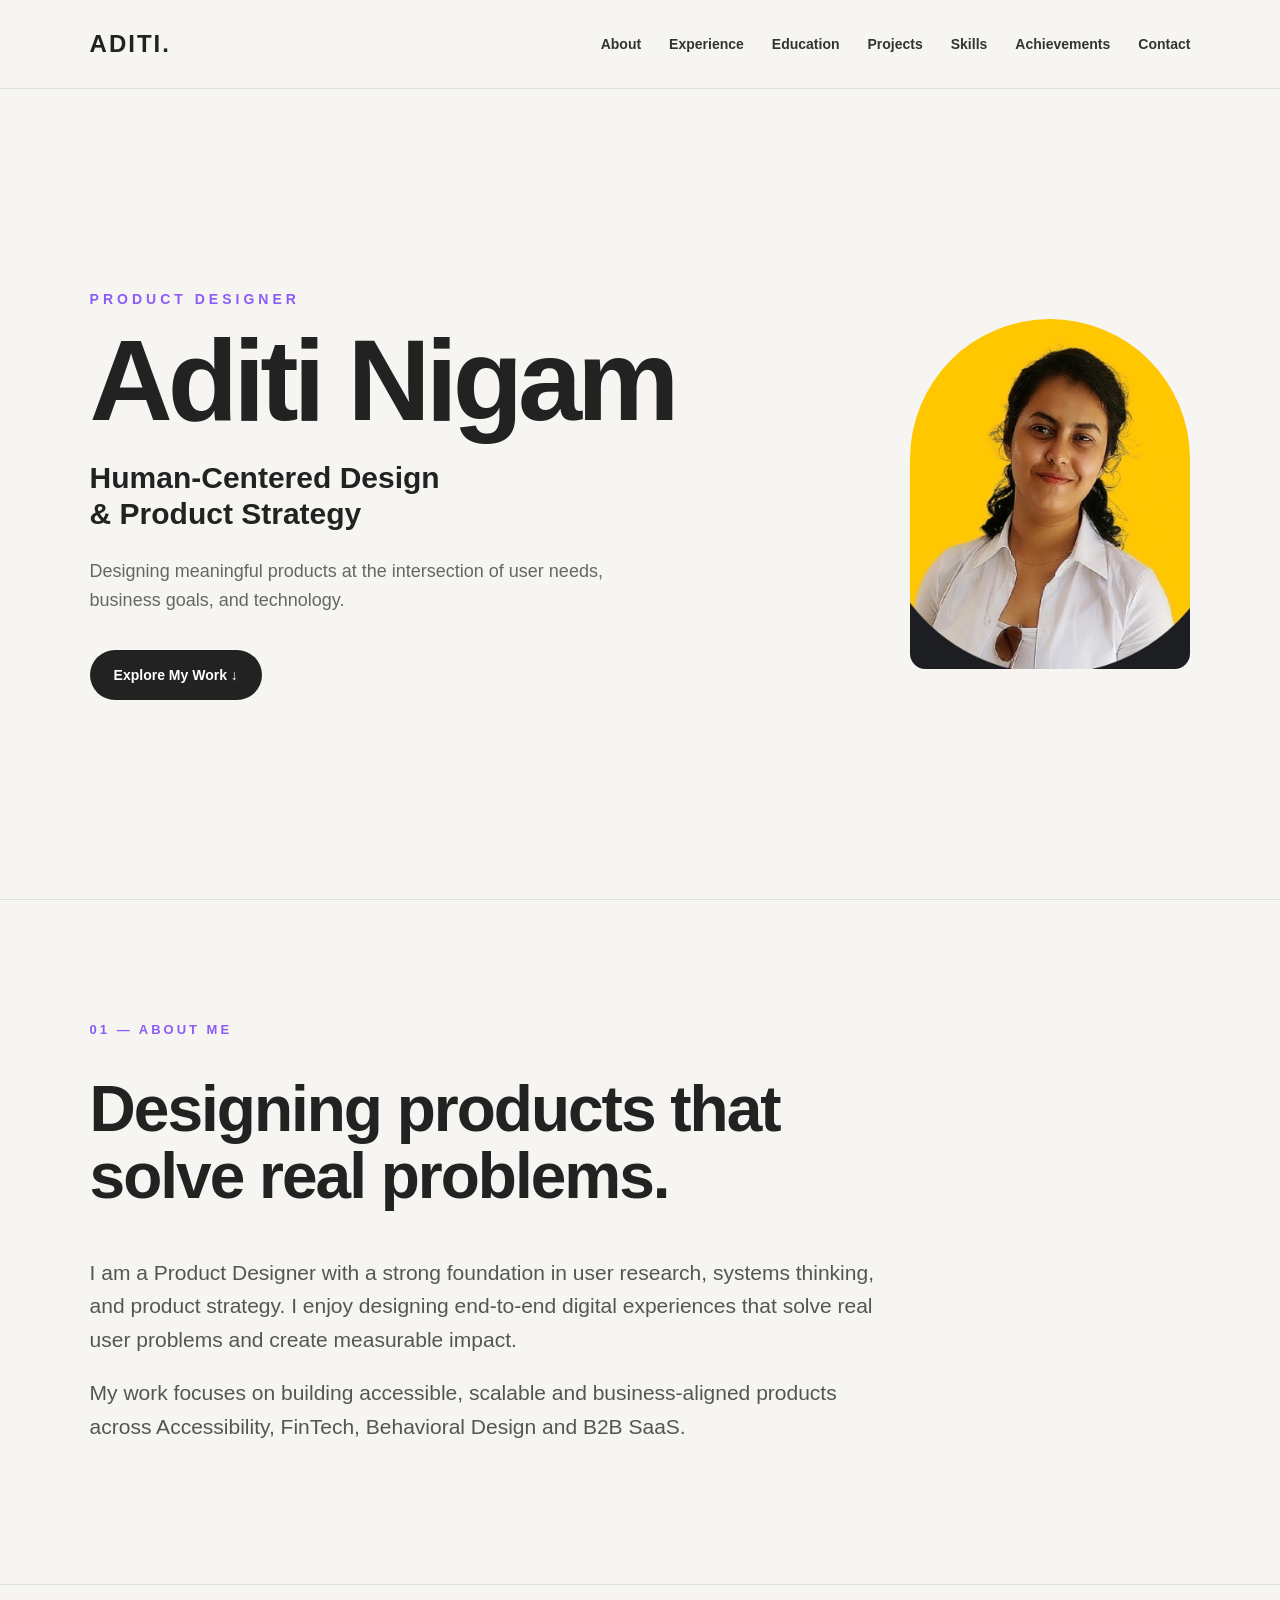
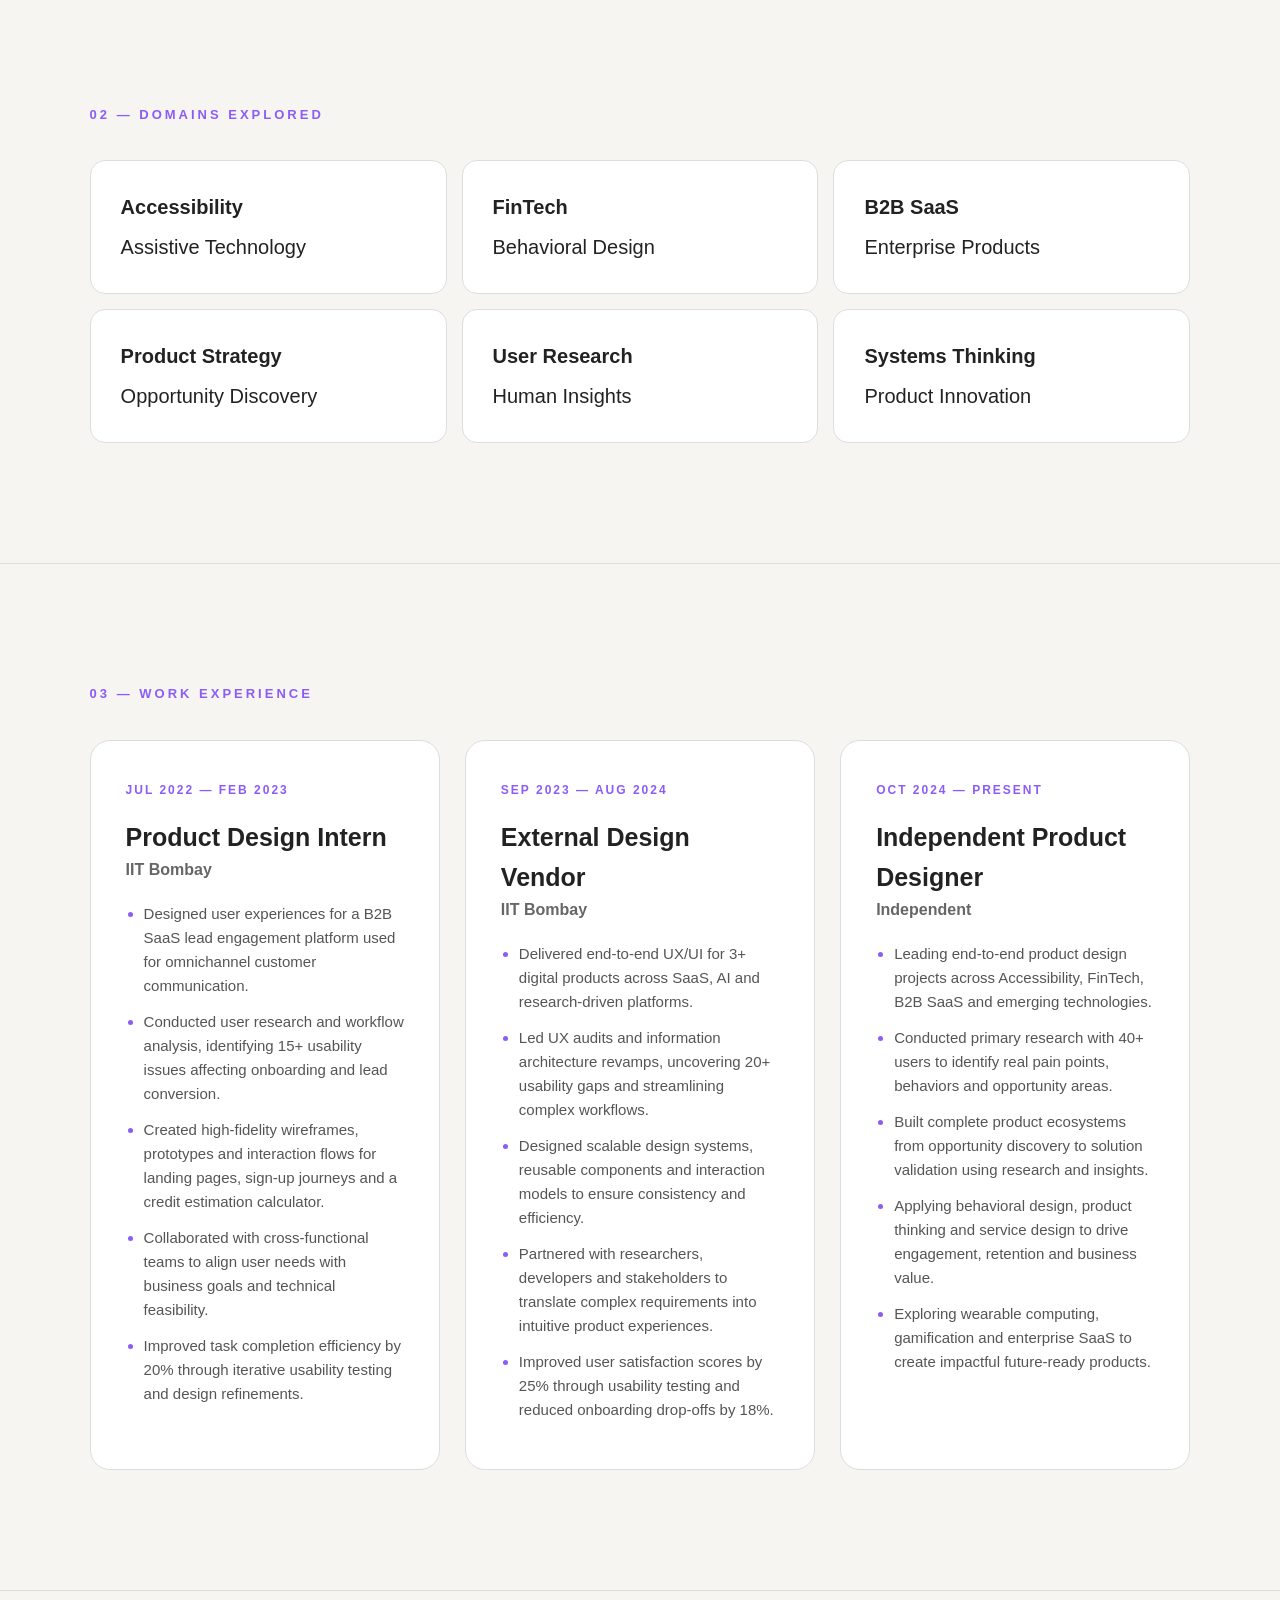
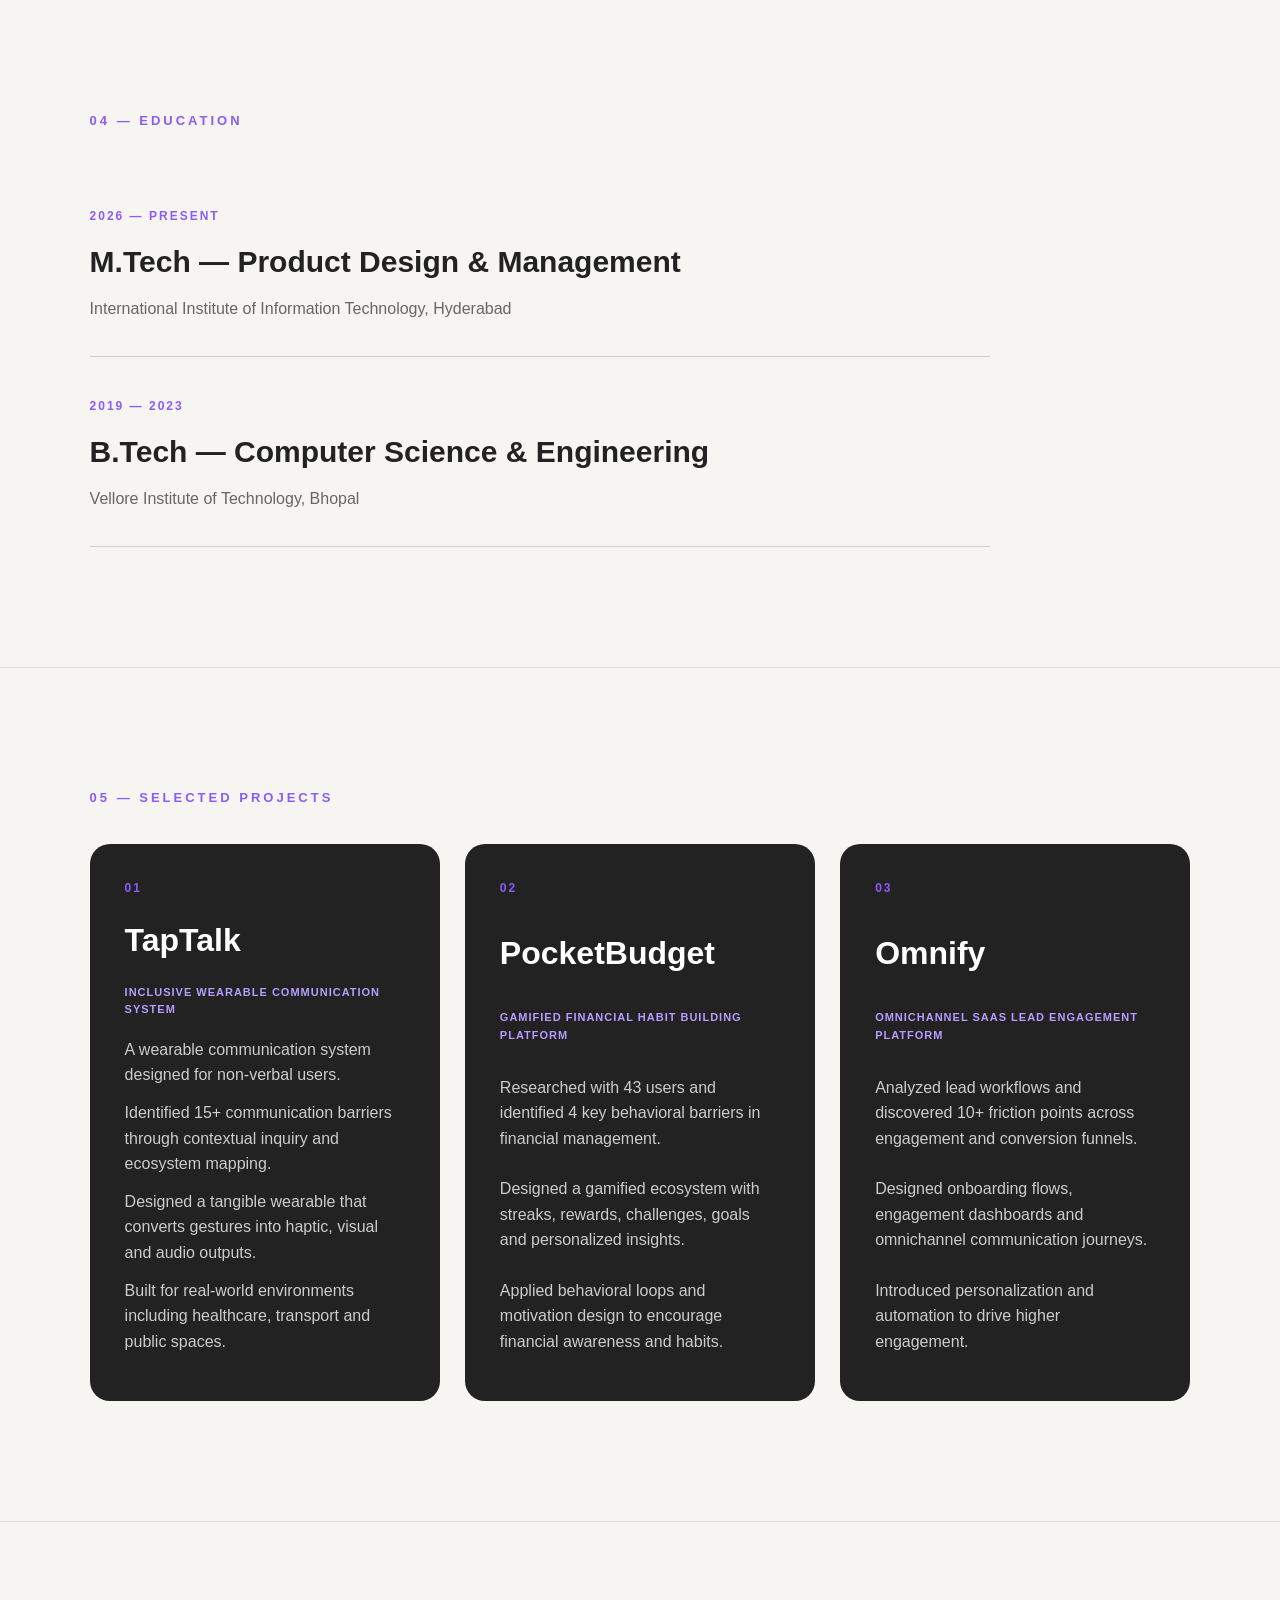
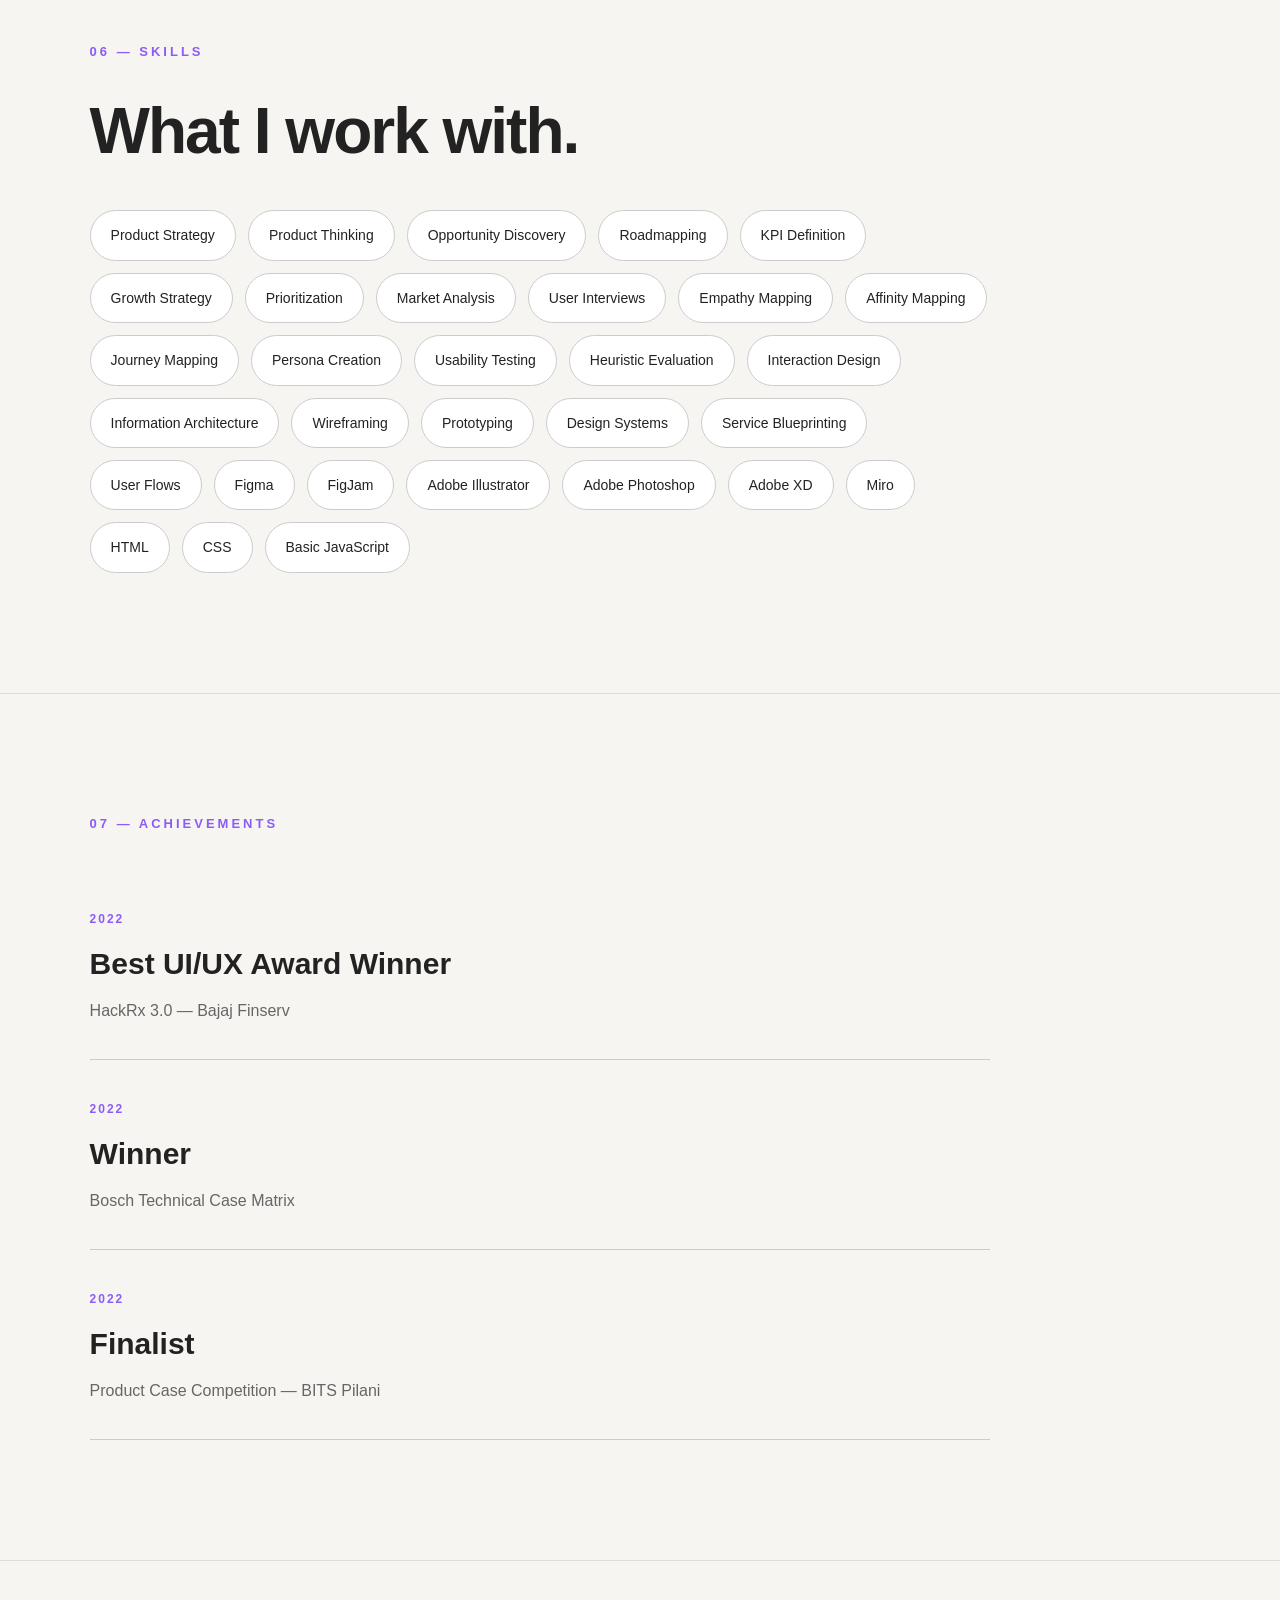
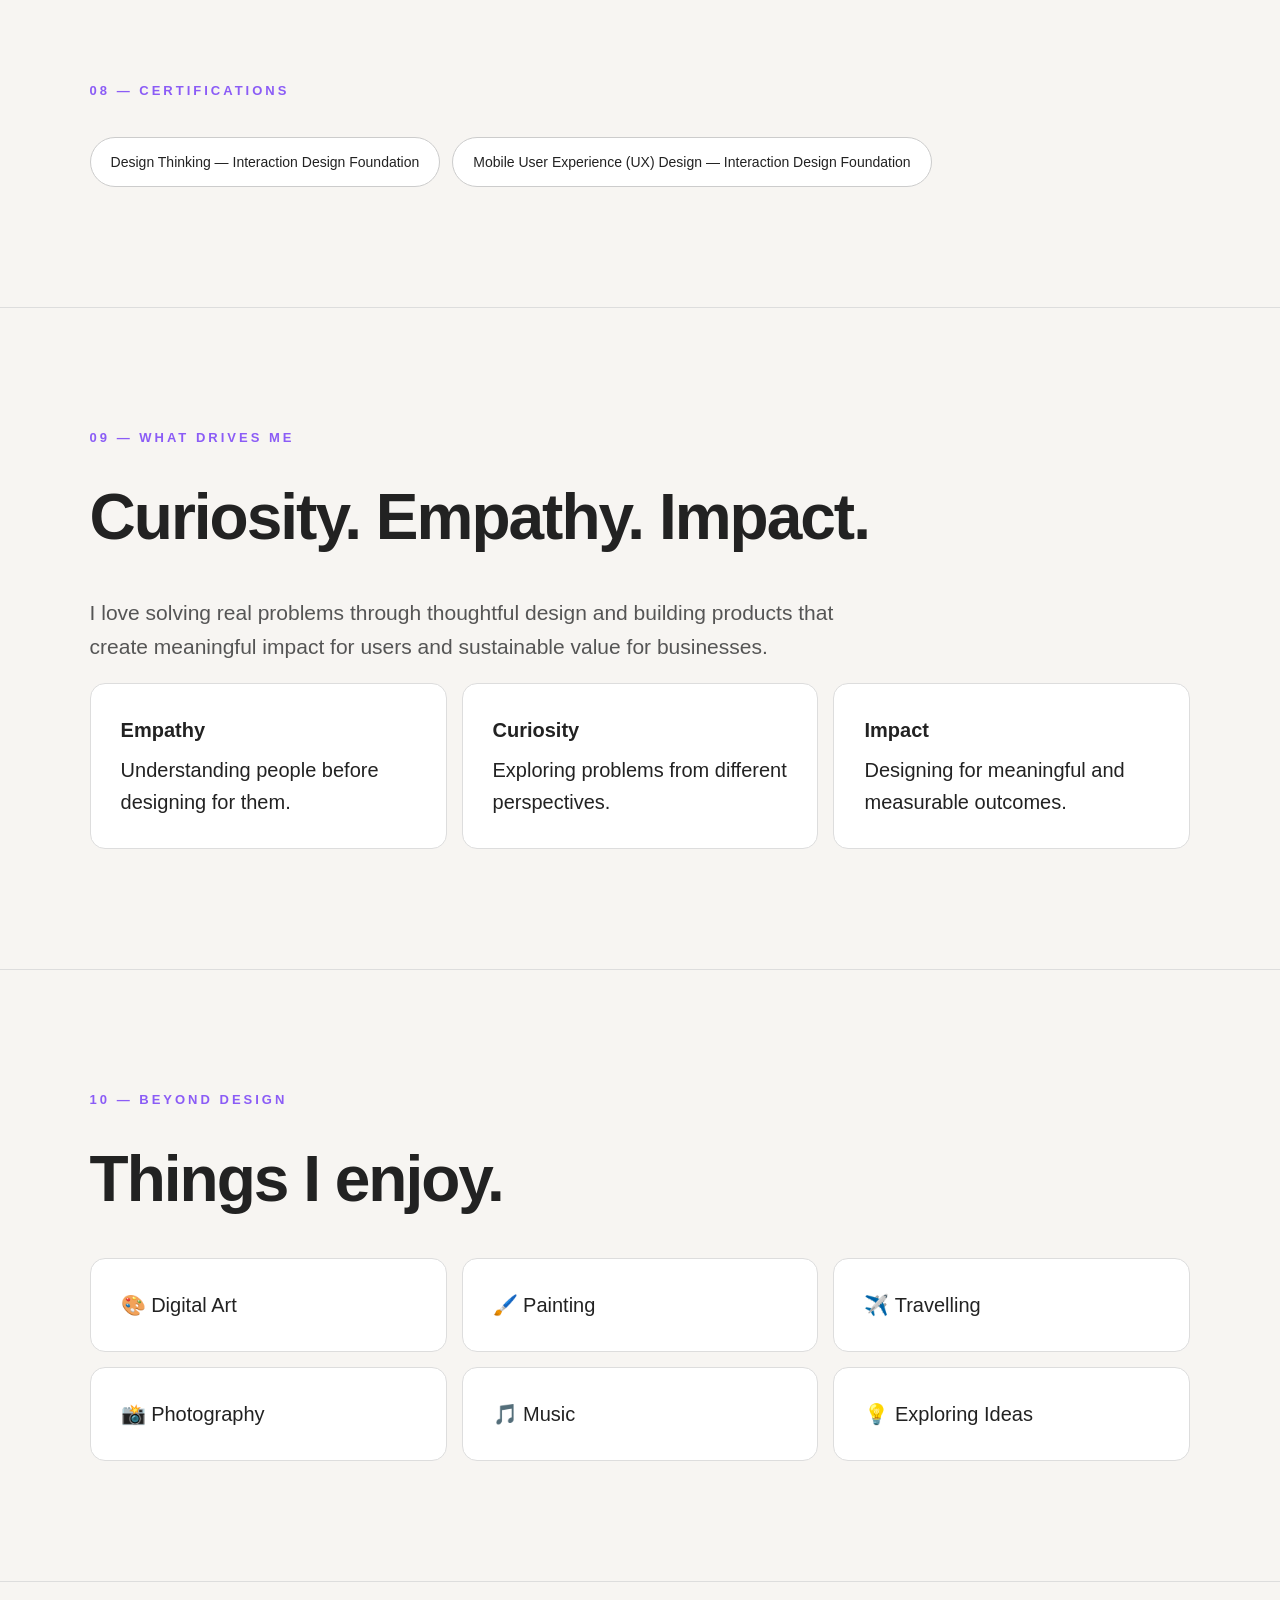
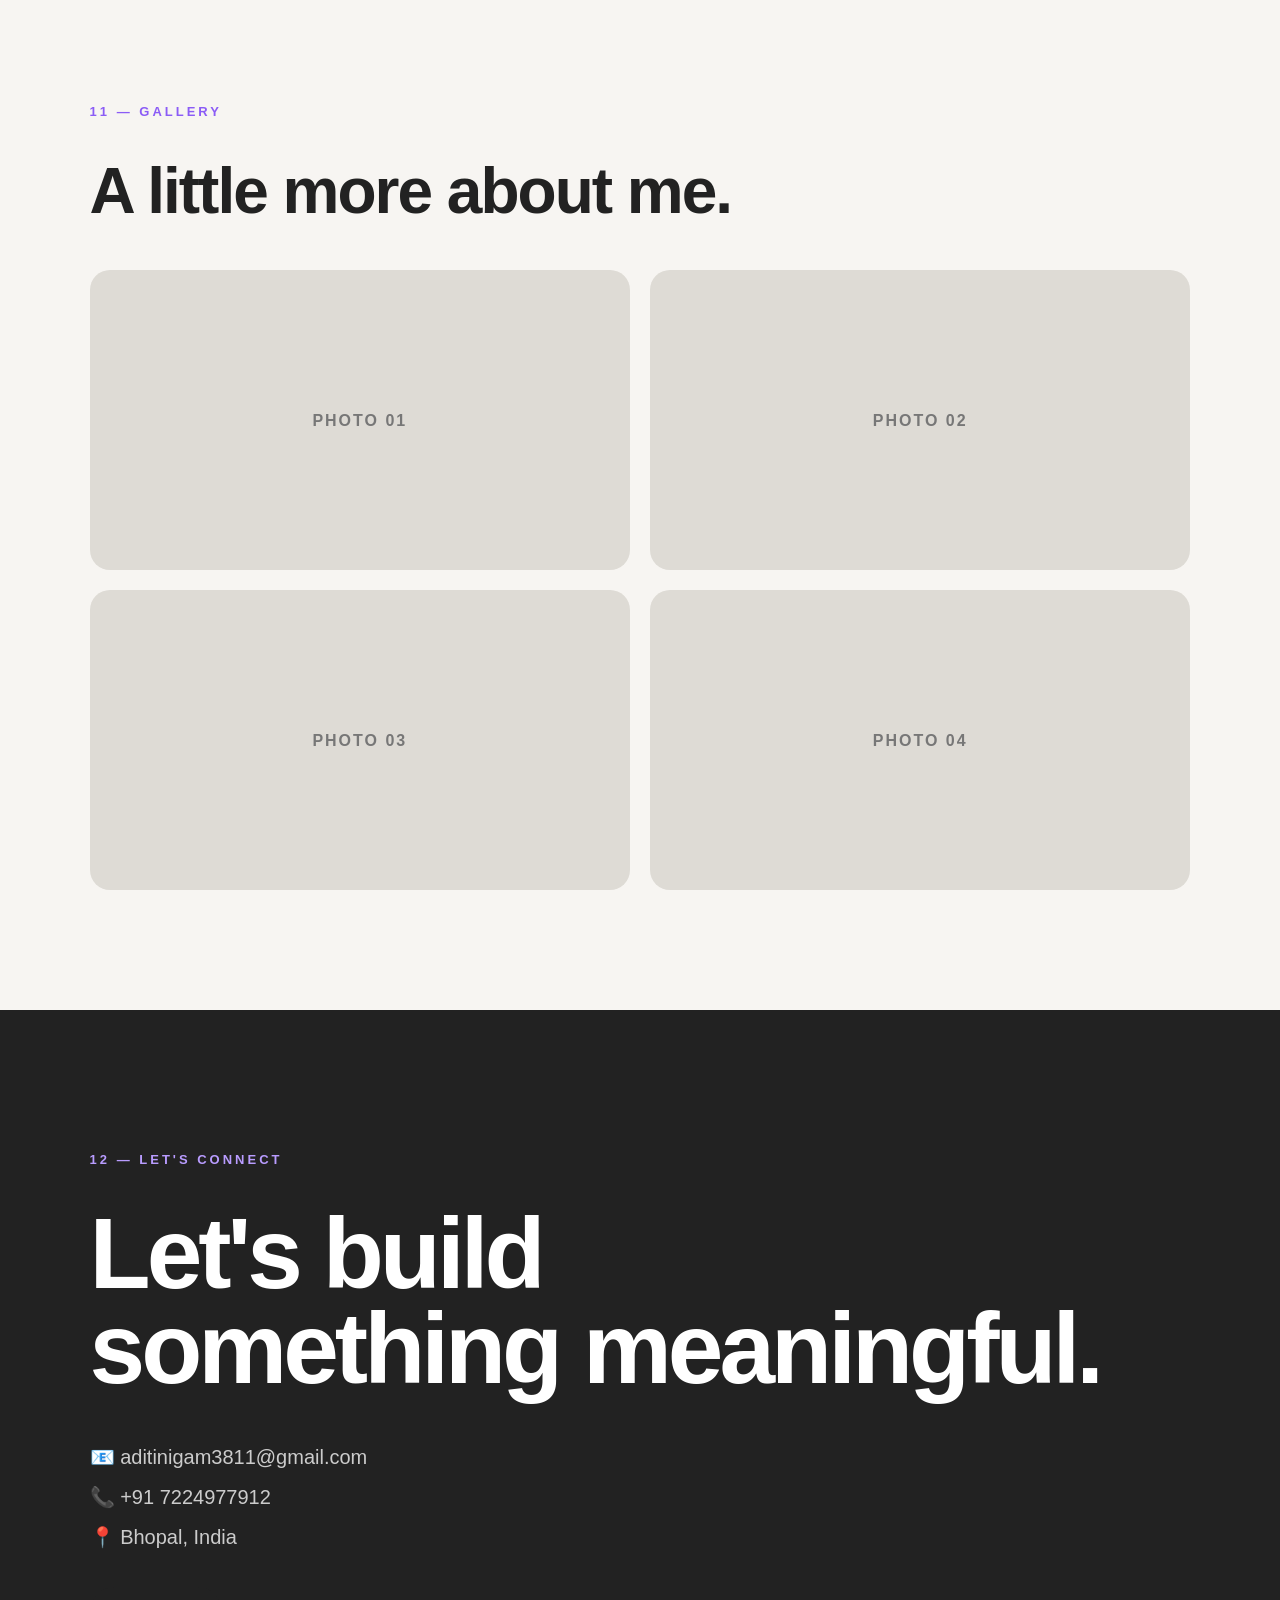
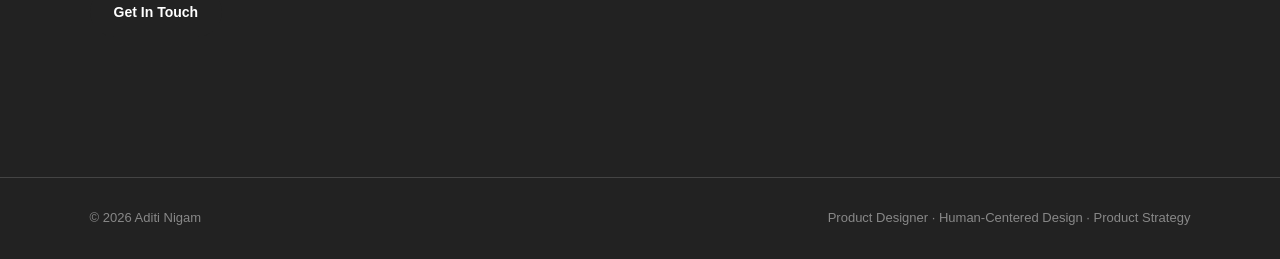
<file: index.html>
<!DOCTYPE html>
<html lang="en">

<head>
    <meta charset="UTF-8">
    <meta name="viewport" content="width=device-width, initial-scale=1.0">

    <title>Aditi Nigam | Product Designer</title>

    <link rel="stylesheet" href="style.css">
</head>

<body>

    <!-- NAVIGATION -->
    <nav>
        <div class="logo">ADITI.</div>

        <div class="nav-links">
            <a href="#about">About</a>
            <a href="#experience">Experience</a>
            <a href="#education">Education</a>
            <a href="#projects">Projects</a>
            <a href="#skills">Skills</a>
            <a href="#achievements">Achievements</a>
            <a href="#contact">Contact</a>
        </div>
    </nav>


    <!-- HERO -->
    <section class="hero">

        <div class="hero-text">

            <p class="small-heading">
                PRODUCT DESIGNER
            </p>

            <h1>Aditi Nigam</h1>

            <h2>
                Human-Centered Design<br>
                & Product Strategy
            </h2>

            <p>
                Designing meaningful products at the intersection
                of user needs, business goals, and technology.
            </p>

            <a href="#about" class="button">
                Explore My Work ↓
            </a>

        </div>


        <div class="hero-image">

            <img src="profile.jpg"
                 alt="Aditi Nigam">

        </div>

    </section>


    <!-- ABOUT -->
    <section id="about" class="section">

        <p class="section-label">
            01 — ABOUT ME
        </p>

        <h2>
            Designing products that<br>
            solve real problems.
        </h2>

        <p class="about-text">
            I am a Product Designer with a strong foundation in
            user research, systems thinking, and product strategy.
            I enjoy designing end-to-end digital experiences that
            solve real user problems and create measurable impact.
        </p>

        <p class="about-text">
            My work focuses on building accessible, scalable and
            business-aligned products across Accessibility,
            FinTech, Behavioral Design and B2B SaaS.
        </p>

    </section>


    <!-- DOMAINS -->
    <section class="section">

        <p class="section-label">
            02 — DOMAINS EXPLORED
        </p>

        <div class="interest-grid">

            <div>
                <strong>Accessibility</strong><br>
                Assistive Technology
            </div>

            <div>
                <strong>FinTech</strong><br>
                Behavioral Design
            </div>

            <div>
                <strong>B2B SaaS</strong><br>
                Enterprise Products
            </div>

            <div>
                <strong>Product Strategy</strong><br>
                Opportunity Discovery
            </div>

            <div>
                <strong>User Research</strong><br>
                Human Insights
            </div>

            <div>
                <strong>Systems Thinking</strong><br>
                Product Innovation
            </div>

        </div>

    </section>


    <!-- EXPERIENCE -->
    <section id="experience" class="section">

        <p class="section-label">
            03 — WORK EXPERIENCE
        </p>

        <div class="experience-grid">

            <div class="experience-card">

                <span>
                    JUL 2022 — FEB 2023
                </span>

                <h3>
                    Product Design Intern
                </h3>

                <h4>
                    IIT Bombay
                </h4>

                <ul>
                    <li>
                        Designed user experiences for a B2B SaaS
                        lead engagement platform used for
                        omnichannel customer communication.
                    </li>

                    <li>
                        Conducted user research and workflow analysis,
                        identifying 15+ usability issues affecting
                        onboarding and lead conversion.
                    </li>

                    <li>
                        Created high-fidelity wireframes, prototypes
                        and interaction flows for landing pages,
                        sign-up journeys and a credit estimation
                        calculator.
                    </li>

                    <li>
                        Collaborated with cross-functional teams to
                        align user needs with business goals and
                        technical feasibility.
                    </li>

                    <li>
                        Improved task completion efficiency by 20%
                        through iterative usability testing and
                        design refinements.
                    </li>
                </ul>

            </div>


            <div class="experience-card">

                <span>
                    SEP 2023 — AUG 2024
                </span>

                <h3>
                    External Design Vendor
                </h3>

                <h4>
                    IIT Bombay
                </h4>

                <ul>
                    <li>
                        Delivered end-to-end UX/UI for 3+ digital
                        products across SaaS, AI and research-driven
                        platforms.
                    </li>

                    <li>
                        Led UX audits and information architecture
                        revamps, uncovering 20+ usability gaps and
                        streamlining complex workflows.
                    </li>

                    <li>
                        Designed scalable design systems, reusable
                        components and interaction models to ensure
                        consistency and efficiency.
                    </li>

                    <li>
                        Partnered with researchers, developers and
                        stakeholders to translate complex requirements
                        into intuitive product experiences.
                    </li>

                    <li>
                        Improved user satisfaction scores by 25%
                        through usability testing and reduced
                        onboarding drop-offs by 18%.
                    </li>
                </ul>

            </div>


            <div class="experience-card">

                <span>
                    OCT 2024 — PRESENT
                </span>

                <h3>
                    Independent Product Designer
                </h3>

                <h4>
                    Independent
                </h4>

                <ul>
                    <li>
                        Leading end-to-end product design projects
                        across Accessibility, FinTech, B2B SaaS
                        and emerging technologies.
                    </li>

                    <li>
                        Conducted primary research with 40+ users
                        to identify real pain points, behaviors
                        and opportunity areas.
                    </li>

                    <li>
                        Built complete product ecosystems from
                        opportunity discovery to solution validation
                        using research and insights.
                    </li>

                    <li>
                        Applying behavioral design, product thinking
                        and service design to drive engagement,
                        retention and business value.
                    </li>

                    <li>
                        Exploring wearable computing, gamification
                        and enterprise SaaS to create impactful
                        future-ready products.
                    </li>
                </ul>

            </div>

        </div>

    </section>


    <!-- EDUCATION -->
    <section id="education" class="section">

        <p class="section-label">
            04 — EDUCATION
        </p>

        <div class="timeline">

            <div class="timeline-item">

                <span>
                    2026 — PRESENT
                </span>

                <h3>
                    M.Tech — Product Design & Management
                </h3>

                <p>
                    International Institute of Information
                    Technology, Hyderabad
                </p>

            </div>


            <div class="timeline-item">

                <span>
                    2019 — 2023
                </span>

                <h3>
                    B.Tech — Computer Science & Engineering
                </h3>

                <p>
                    Vellore Institute of Technology, Bhopal
                </p>

            </div>

        </div>

    </section>


    <!-- PROJECTS -->
    <section id="projects" class="section">

        <p class="section-label">
            05 — SELECTED PROJECTS
        </p>

        <div class="project-grid">


            <!-- TAPTALK -->
            <div class="project-card">

                <span>01</span>

                <h3>
                    TapTalk
                </h3>

                <p class="project-tag">
                    INCLUSIVE WEARABLE COMMUNICATION SYSTEM
                </p>

                <p>
                    A wearable communication system designed
                    for non-verbal users.
                </p>

                <p>
                    Identified 15+ communication barriers through
                    contextual inquiry and ecosystem mapping.
                </p>

                <p>
                    Designed a tangible wearable that converts
                    gestures into haptic, visual and audio outputs.
                </p>

                <p>
                    Built for real-world environments including
                    healthcare, transport and public spaces.
                </p>

            </div>


            <!-- POCKETBUDGET -->
            <div class="project-card">

                <span>02</span>

                <h3>
                    PocketBudget
                </h3>

                <p class="project-tag">
                    GAMIFIED FINANCIAL HABIT BUILDING PLATFORM
                </p>

                <p>
                    Researched with 43 users and identified
                    4 key behavioral barriers in financial management.
                </p>

                <p>
                    Designed a gamified ecosystem with streaks,
                    rewards, challenges, goals and personalized
                    insights.
                </p>

                <p>
                    Applied behavioral loops and motivation design
                    to encourage financial awareness and habits.
                </p>

            </div>


            <!-- OMNIFY -->
            <div class="project-card">

                <span>03</span>

                <h3>
                    Omnify
                </h3>

                <p class="project-tag">
                    OMNICHANNEL SAAS LEAD ENGAGEMENT PLATFORM
                </p>

                <p>
                    Analyzed lead workflows and discovered
                    10+ friction points across engagement
                    and conversion funnels.
                </p>

                <p>
                    Designed onboarding flows, engagement
                    dashboards and omnichannel communication
                    journeys.
                </p>

                <p>
                    Introduced personalization and automation
                    to drive higher engagement.
                </p>

            </div>

        </div>

    </section>


    <!-- SKILLS -->
    <section id="skills" class="section">

        <p class="section-label">
            06 — SKILLS
        </p>


        <h2>
            What I work with.
        </h2>


        <div class="skills">

            <span>Product Strategy</span>
            <span>Product Thinking</span>
            <span>Opportunity Discovery</span>
            <span>Roadmapping</span>
            <span>KPI Definition</span>
            <span>Growth Strategy</span>
            <span>Prioritization</span>
            <span>Market Analysis</span>

            <span>User Interviews</span>
            <span>Empathy Mapping</span>
            <span>Affinity Mapping</span>
            <span>Journey Mapping</span>
            <span>Persona Creation</span>
            <span>Usability Testing</span>
            <span>Heuristic Evaluation</span>

            <span>Interaction Design</span>
            <span>Information Architecture</span>
            <span>Wireframing</span>
            <span>Prototyping</span>
            <span>Design Systems</span>
            <span>Service Blueprinting</span>
            <span>User Flows</span>

            <span>Figma</span>
            <span>FigJam</span>
            <span>Adobe Illustrator</span>
            <span>Adobe Photoshop</span>
            <span>Adobe XD</span>
            <span>Miro</span>

            <span>HTML</span>
            <span>CSS</span>
            <span>Basic JavaScript</span>

        </div>

    </section>


    <!-- ACHIEVEMENTS -->
    <section id="achievements" class="section">

        <p class="section-label">
            07 — ACHIEVEMENTS
        </p>

        <div class="timeline">

            <div class="timeline-item">

                <span>
                    2022
                </span>

                <h3>
                    Best UI/UX Award Winner
                </h3>

                <p>
                    HackRx 3.0 — Bajaj Finserv
                </p>

            </div>


            <div class="timeline-item">

                <span>
                    2022
                </span>

                <h3>
                    Winner
                </h3>

                <p>
                    Bosch Technical Case Matrix
                </p>

            </div>


            <div class="timeline-item">

                <span>
                    2022
                </span>

                <h3>
                    Finalist
                </h3>

                <p>
                    Product Case Competition — BITS Pilani
                </p>

            </div>

        </div>

    </section>


    <!-- CERTIFICATIONS -->
    <section class="section">

        <p class="section-label">
            08 — CERTIFICATIONS
        </p>

        <div class="skills">

            <span>
                Design Thinking — Interaction Design Foundation
            </span>

            <span>
                Mobile User Experience (UX) Design —
                Interaction Design Foundation
            </span>

        </div>

    </section>


    <!-- WHAT DRIVES ME -->
    <section class="section">

        <p class="section-label">
            09 — WHAT DRIVES ME
        </p>

        <h2>
            Curiosity. Empathy. Impact.
        </h2>

        <p class="about-text">
            I love solving real problems through thoughtful design
            and building products that create meaningful impact
            for users and sustainable value for businesses.
        </p>

        <div class="interest-grid">

            <div>
                <strong>Empathy</strong><br>
                Understanding people before designing for them.
            </div>

            <div>
                <strong>Curiosity</strong><br>
                Exploring problems from different perspectives.
            </div>

            <div>
                <strong>Impact</strong><br>
                Designing for meaningful and measurable outcomes.
            </div>

        </div>

    </section>


    <!-- HOBBIES -->
    <section class="section">

        <p class="section-label">
            10 — BEYOND DESIGN
        </p>

        <h2>
            Things I enjoy.
        </h2>

        <div class="interest-grid">

            <div>🎨 Digital Art</div>
            <div>🖌️ Painting</div>
            <div>✈️ Travelling</div>
            <div>📸 Photography</div>
            <div>🎵 Music</div>
            <div>💡 Exploring Ideas</div>

        </div>

    </section>


    <!-- GALLERY -->
    <section id="gallery" class="section">

        <p class="section-label">
            11 — GALLERY
        </p>

        <h2>
            A little more about me.
        </h2>

        <div class="gallery">

            <div class="gallery-item">
                PHOTO 01
            </div>

            <div class="gallery-item">
                PHOTO 02
            </div>

            <div class="gallery-item">
                PHOTO 03
            </div>

            <div class="gallery-item">
                PHOTO 04
            </div>

        </div>

    </section>


    <!-- CONTACT -->
    <section id="contact" class="contact">

        <p class="section-label">
            12 — LET'S CONNECT
        </p>

        <h2>
            Let's build<br>
            something meaningful.
        </h2>

        <p class="contact-info">
            📧 aditinigam3811@gmail.com
        </p>

        <p class="contact-info">
            📞 +91 7224977912
        </p>

        <p class="contact-info">
            📍 Bhopal, India
        </p>

        <br>

        <a href="mailto:aditinigam3811@gmail.com"
           class="button">
            Get In Touch
        </a>

    </section>


    <!-- FOOTER -->
    <footer>

        <p>
            © 2026 Aditi Nigam
        </p>

        <p>
            Product Designer · Human-Centered Design · Product Strategy
        </p>

    </footer>

</body>

</html>
</file>
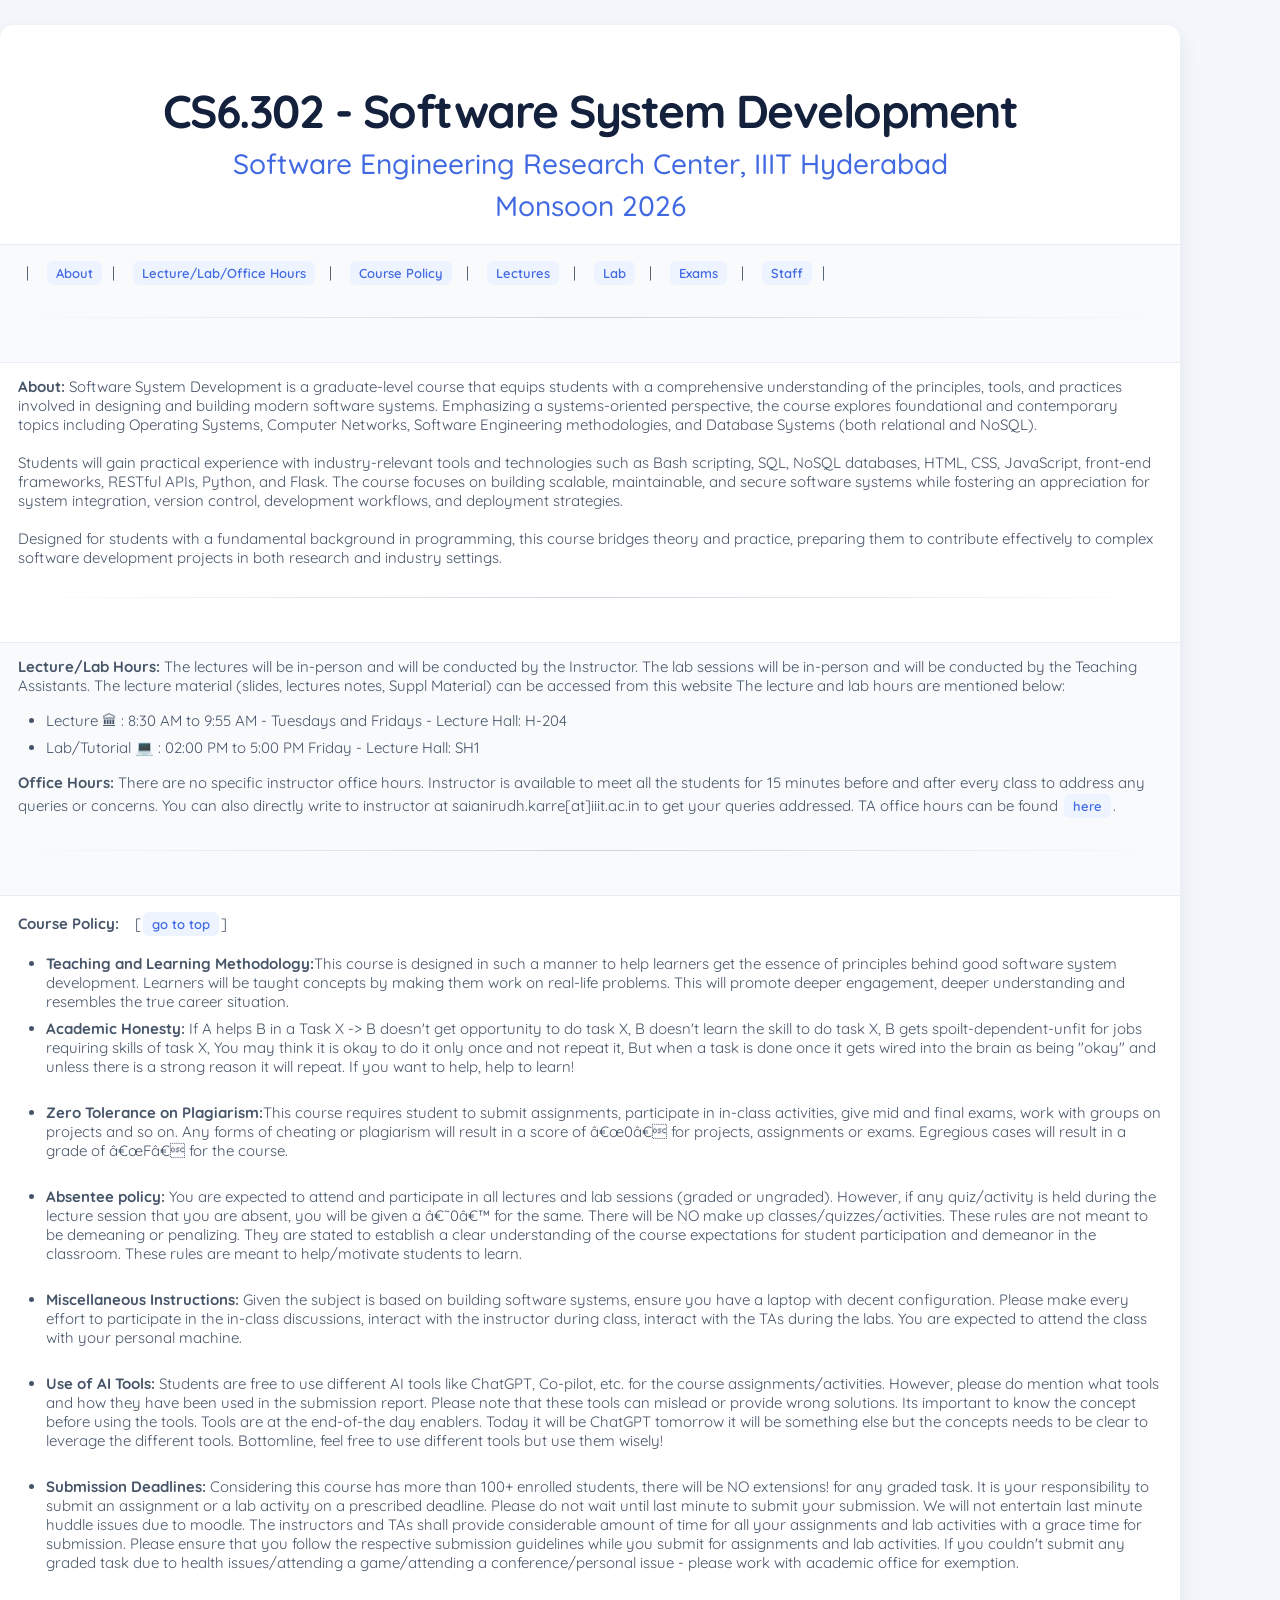
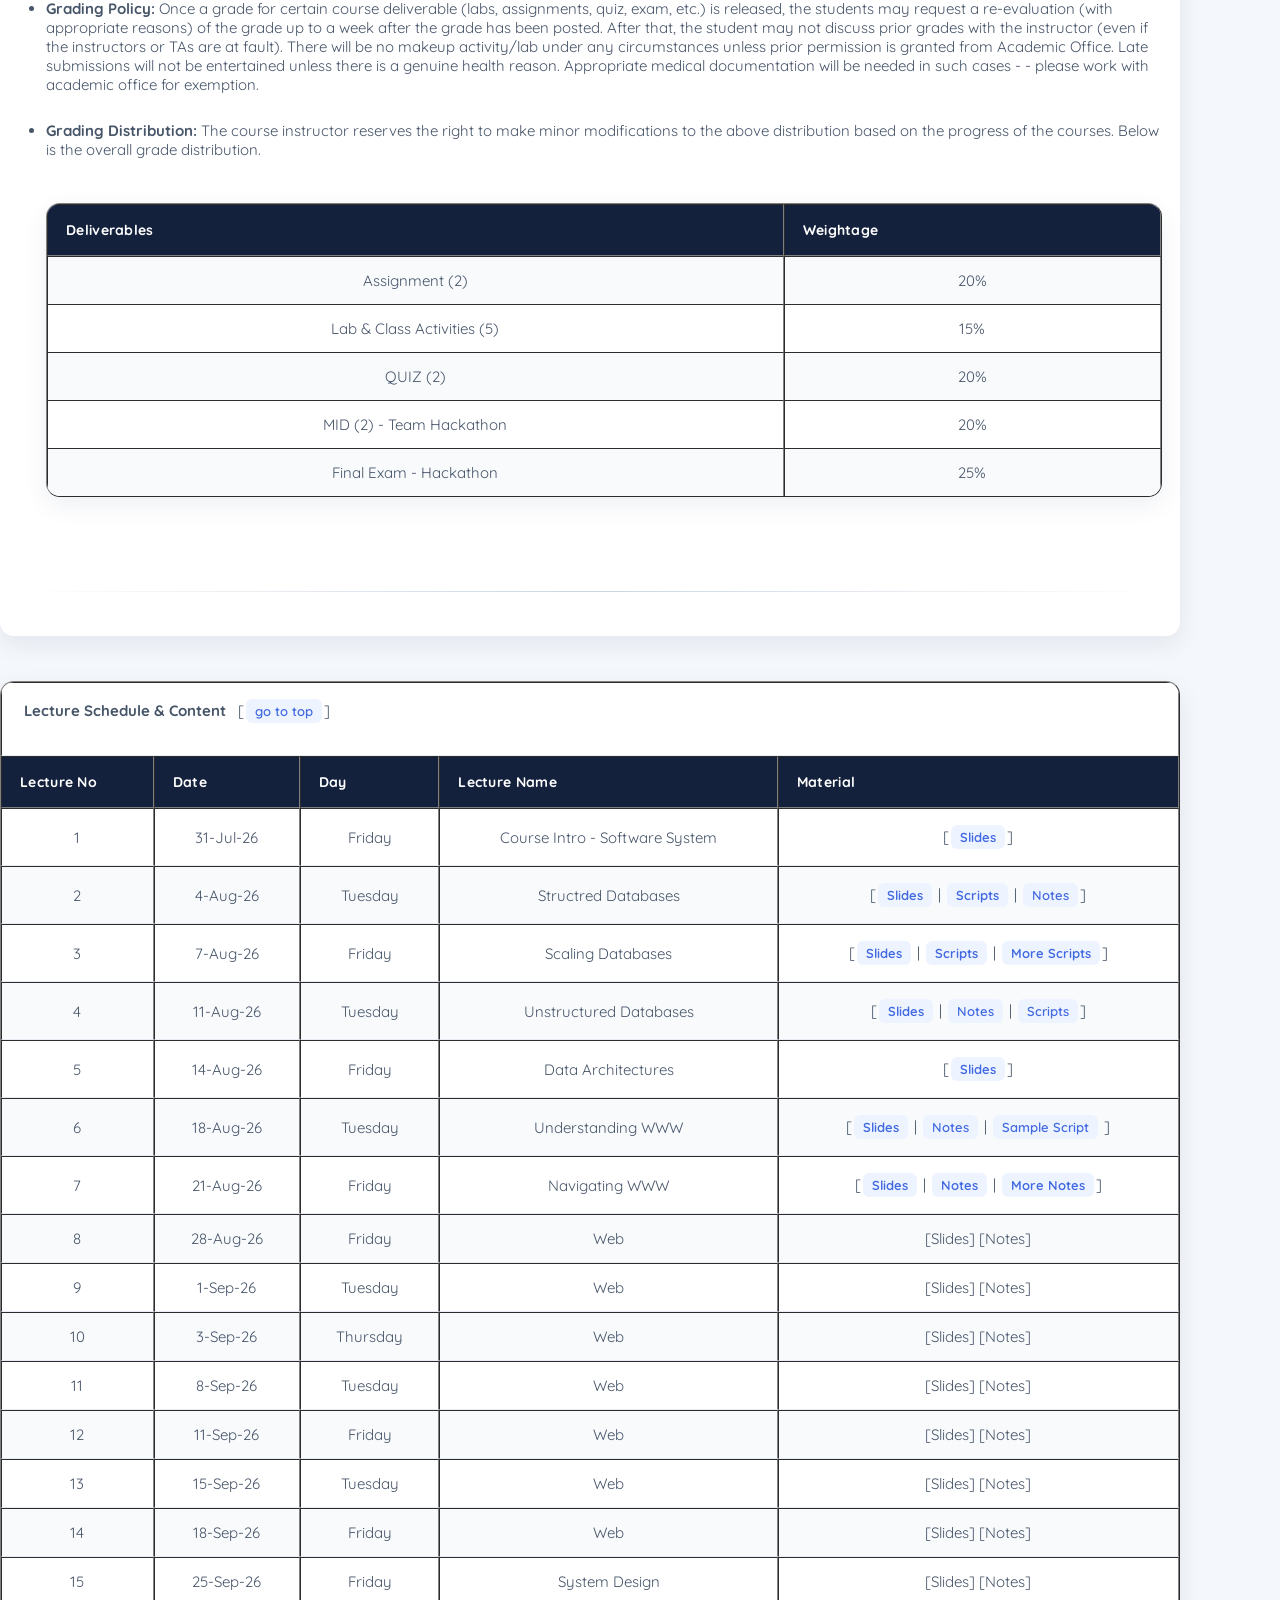
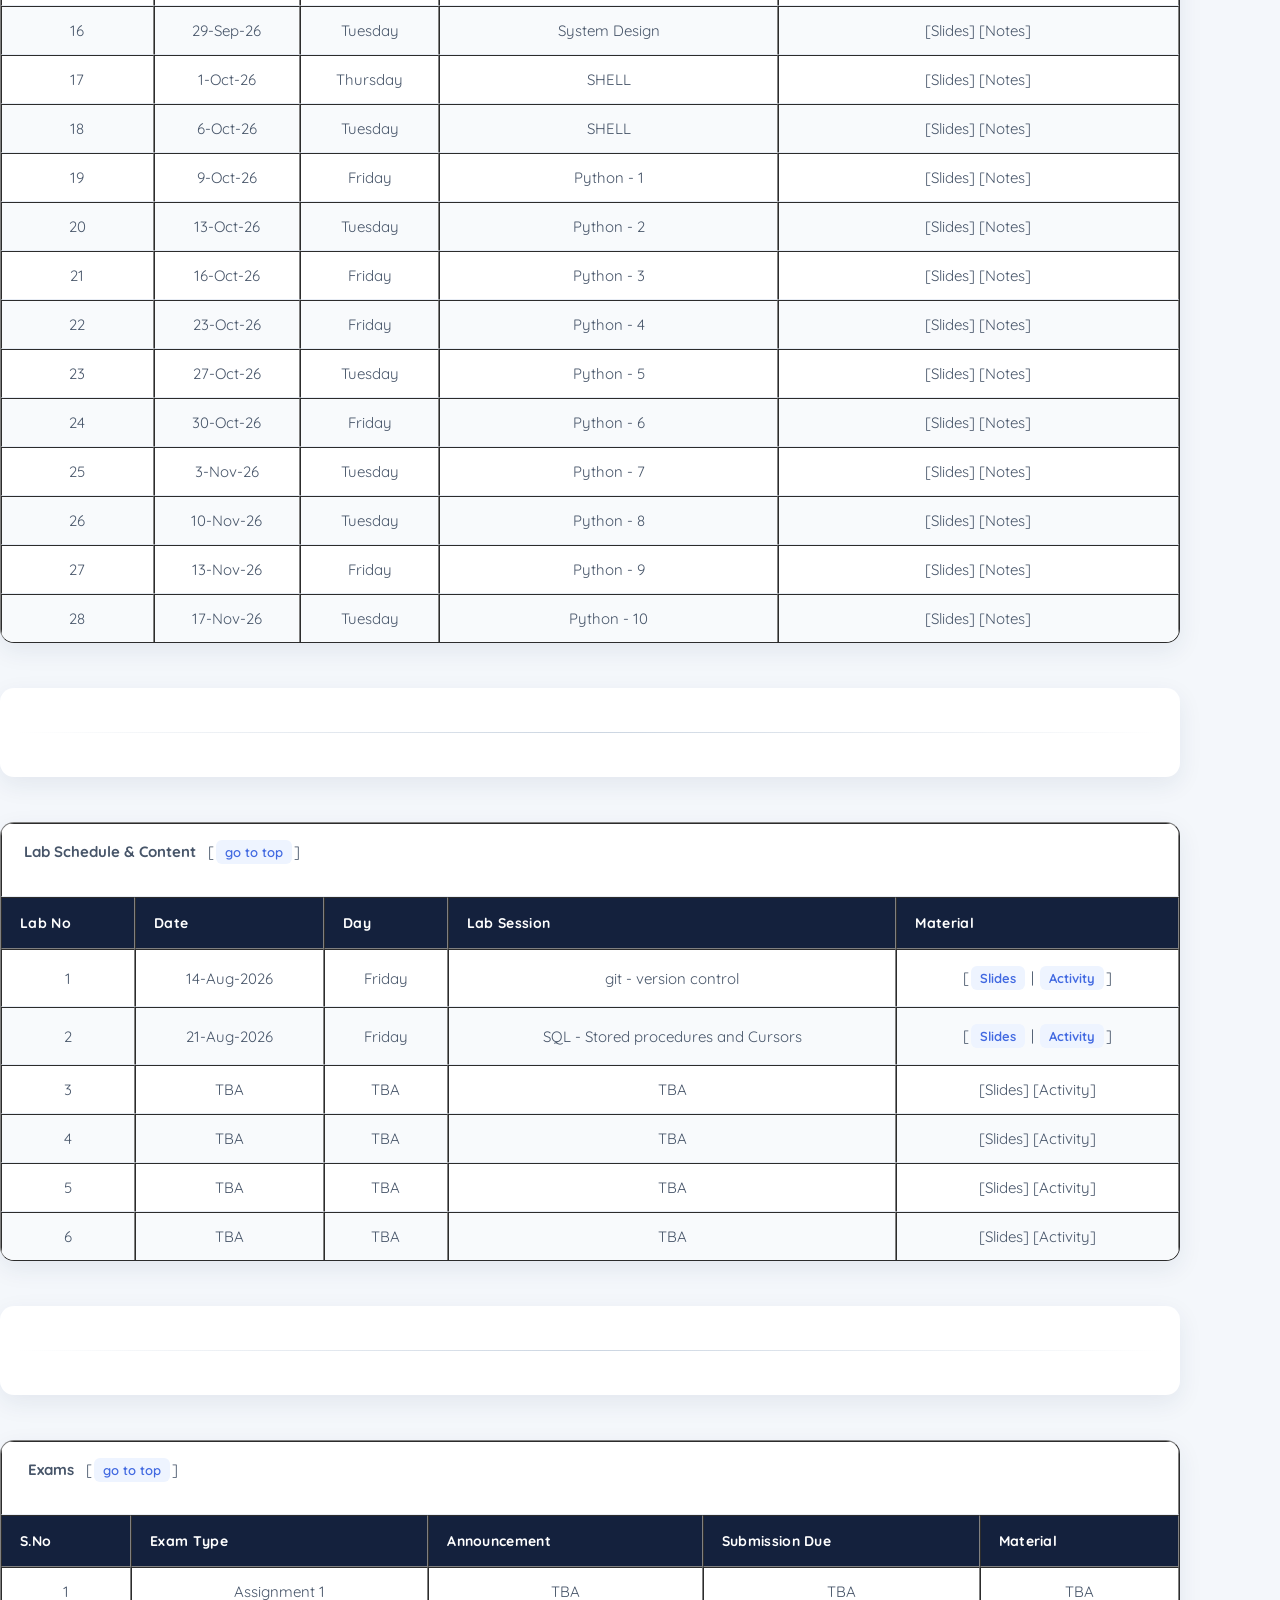
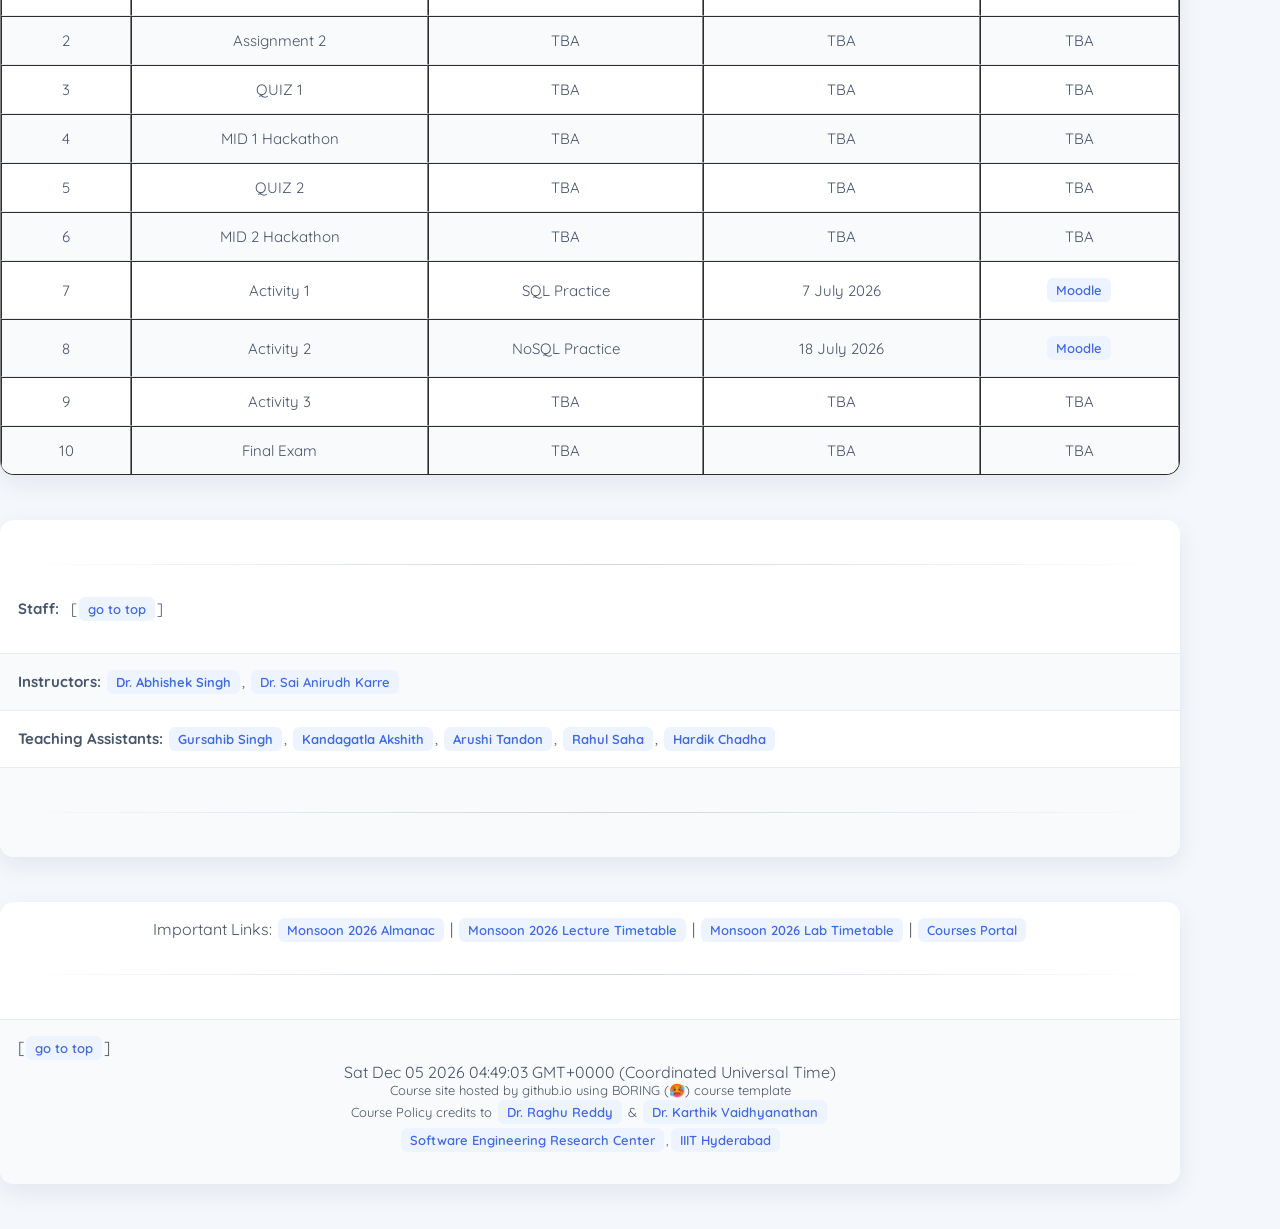
<file: ssdcoursepage.html>
<html>
<head><title>CS6.302 SSD Monsoon 2026</title>
<meta name="viewport" content="width=device-width, initial-scale=1.0"/>
<link rel="stylesheet" href="https://fonts.googleapis.com/css?family=Quicksand">
<link href="https://cdn.jsdelivr.net/npm/bootstrap@4.6.1/dist/css/bootstrap.min.css" rel="stylesheet" integrity="sha256-DF7Zhf293AJxJNTmh5zhoYYIMs2oXitRfBjY+9L//AY=" crossorigin="anonymous">
<style>
	
/* =========================================
   SSD COURSE PAGE — CUSTOM DESIGN
   CSS ONLY — ORIGINAL HTML UNCHANGED
   ========================================= */


/* ---------- GLOBAL ---------- */

html {
    scroll-behavior: smooth;
}

body {
    margin: 0;
    padding: 0;
    font-family: "QuickSand", "Segoe UI", Arial, sans-serif;
    font-size: 17px;
    line-height: 1.7;
    color: #243047;
    background: #f4f7fb;
}


/* ---------- MAIN CONTENT ---------- */

body > * {
    max-width: 1180px;
    margin-left: auto;
    margin-right: auto;
}


/* ---------- HEADINGS ---------- */

h1 {
    margin-top: 0;
    margin-bottom: 8px;
    padding-top: 45px;

    font-size: 46px;
    font-weight: 800;
    letter-spacing: -1.5px;

    color: #14213d;
}

h2 {
    margin-top: 45px;
    margin-bottom: 20px;
    padding: 18px 24px;

    font-size: 28px;
    font-weight: 750;

    color: #14213d;
    background: white;

    border-left: 6px solid #4169e1;
    border-radius: 0 12px 12px 0;

    box-shadow: 0 6px 20px rgba(25, 50, 90, 0.07);
}

h3 {
    color: #4169e1;
}


/* ---------- COURSE HEADER ---------- */

body > h1:first-of-type {
    padding: 45px 40px 10px;

    background: white;

    border-radius: 0 0 18px 18px;

    box-shadow: 0 5px 25px rgba(20, 40, 80, 0.08);
}

body > h1:first-of-type + h3 {
    padding: 0 40px 25px;

    margin-top: 0;

    background: white;

    color: #64748b;
}


/* ---------- NAVIGATION LINKS ---------- */

a {
    color: #4169e1;
    font-weight: 600;
    text-decoration: none;

    transition: all 0.2s ease;
}

a:hover {
    color: #8b5cf6;
    text-decoration: underline;
}


/* ---------- HORIZONTAL LINES ---------- */

hr {
    border: 0;
    height: 1px;

    margin: 30px auto;

    background: linear-gradient(
        90deg,
        transparent,
        #cbd5e1,
        transparent
    );
}


/* ---------- GENERAL CONTENT ---------- */

p {
    color: #475569;
}

ul {
    padding-left: 28px;
}

li {
    margin-bottom: 8px;
}


/* ---------- TABLES ---------- */

table {
    width: 100% !important;

    margin: 25px 0 45px;

    border-collapse: separate;
    border-spacing: 0;

    background: white;

    border-radius: 14px;

    overflow: hidden;

    box-shadow: 0 8px 25px rgba(25, 50, 90, 0.08);
}


/* TABLE HEADER */

table th {
    padding: 16px 18px;

    background: #14213d;

    color: white;

    font-size: 14px;
    font-weight: 700;

    text-align: left;

    letter-spacing: 0.3px;
}


/* TABLE CELLS */

table td {
    padding: 14px 18px;

    border-bottom: 1px solid #e8edf5;

    color: #475569;

    font-size: 15px;
}


/* ZEBRA STRIPING */

table tr:nth-child(even) td {
    background: #f8fafc;
}


/* TABLE HOVER */

table tr:hover td {
    background: #eef4ff;

    transition: 0.2s ease;
}


/* REMOVE LAST BORDER */

table tr:last-child td {
    border-bottom: none;
}


/* ---------- SPECIAL TABLE LINKS ---------- */

table a {
    display: inline-block;

    padding: 4px 9px;

    margin: 2px;

    background: #eef4ff;

    border-radius: 6px;

    font-size: 13px;

    text-decoration: none;
}

table a:hover {
    background: #4169e1;

    color: white;

    text-decoration: none;
}


/* ---------- COURSE POLICY ---------- */

body > ul {
    background: white;

    padding: 30px 40px 30px 55px;

    border-radius: 15px;

    box-shadow: 0 6px 22px rgba(25, 50, 90, 0.06);
}

body > ul > li {
    margin-bottom: 18px;

    color: #475569;
}


/* ---------- IMPORTANT / STRONG TEXT ---------- */

strong {
    color: #14213d;
}


/* ---------- TIMING INFORMATION ---------- */

body > ul:first-of-type li {
    color: #334155;
}


/* ---------- STAFF SECTION ---------- */

body a[href*="google.com"],
body a[href*="github.com"],
body a[href*="linkedin.com"] {
    font-weight: 650;
}


/* ---------- FOOTER ---------- */

body > p:last-of-type {
    margin-top: 50px;
    margin-bottom: 0;

    padding: 30px 20px;

    text-align: center;

    background: #14213d;

    color: #cbd5e1;

    border-radius: 16px 16px 0 0;

    font-size: 13px;
}


/* ---------- TOP LINK ---------- */

a[href="#top"] {
    position: fixed;

    right: 25px;
    bottom: 25px;

    padding: 10px 15px;

    background: #4169e1;

    color: white;

    border-radius: 50px;

    font-size: 13px;

    box-shadow: 0 6px 20px rgba(65, 105, 225, 0.3);

    z-index: 100;
}

a[href="#top"]:hover {
    background: #14213d;

    text-decoration: none;

    transform: translateY(-3px);
}


/* ---------- RESPONSIVE DESIGN ---------- */

@media (max-width: 900px) {
	

    body {
        padding: 0 15px;

        font-size: 16px;
    }

    h1 {
        font-size: 34px;

        padding: 30px 20px 10px;
    }

    body > h1:first-of-type + h3 {
        padding: 0 20px 20px;
    }

    h2 {
        font-size: 23px;

        padding: 15px 18px;
    }

    table {
        display: block;

        overflow-x: auto;

        white-space: nowrap;
    }

    table th,
    table td {
        padding: 12px 14px;
    }

    body > ul {
        padding: 25px 25px 25px 40px;
    }
}


/* ---------- SMALL SCREEN ---------- */

@media (max-width: 600px) {

    h1 {
        font-size: 29px;
    }

    h2 {
        font-size: 20px;
    }

    body {
        font-size: 15px;
    }

    a[href="#top"] {
        right: 15px;
        bottom: 15px;
    }
}
</style>


	<script>
  
  const lastModified = new Date(document.lastModified);
 
  const formattedDate = lastModified.toLocaleString('en-US', {
    year: 'numeric',
    month: 'long',
    day: 'numeric',
    hour: '2-digit',
    minute: '2-digit'
  });

  document.getElementById("lastUpdated").innerHTML += formattedDate;
</script>
<script>
function startTime() {
  const today = new Date();
  let h = today.getHours();
  let m = today.getMinutes();
  let s = today.getSeconds();
  m = checkTime(m);
  s = checkTime(s);
  document.getElementById('txt').innerHTML = today 
  setTimeout(startTime, 1000);
}

function checkTime(i) {
  if (i < 10) {i = "0" + i};  // add zero in front of numbers < 10
  return i;
}
</script>
<script src="https://ajax.googleapis.com/ajax/libs/jquery/3.5.1/jquery.min.js"></script>
</head>
<body onload="startTime()">
	<!--<script>
	alert("All the Best for your Final Exam!"");
		</script>-->
<table align="center" width="100%" cellspacing="10" cellpadding="10" border="0">
<tr>
<td><h1 align="center" id="home">CS6.302 - Software System Development</h1><h3 align="center">Software Engineering Research Center, IIIT Hyderabad</h3> <h3 align="center">Monsoon 2026</h3></td>
</tr>
<tr>
<td>&nbsp;&nbsp;|&nbsp;&nbsp;&nbsp; <a href="#about">About</a>&nbsp;&nbsp;|&nbsp;&nbsp;&nbsp; <a href="#lecture">Lecture/Lab/Office Hours</a> &nbsp;&nbsp;|&nbsp;&nbsp;&nbsp; <a href="#cpolicy">Course Policy</a> &nbsp;&nbsp;|&nbsp;&nbsp;&nbsp; <a href="#schedule">Lectures</a> &nbsp;&nbsp;|&nbsp;&nbsp;&nbsp;  <a href="#lab">Lab</a> &nbsp;&nbsp;|&nbsp;&nbsp;&nbsp; <a href="#activity">Exams</a> &nbsp;&nbsp;|&nbsp;&nbsp;&nbsp; <a href="#staff">Staff</a>&nbsp;&nbsp;|&nbsp;&nbsp;&nbsp; <hr></td>
</tr>
<tr>
<td> <p align="left"><b id="about">About:</b> Software System Development is a graduate-level course that equips students with a comprehensive understanding of the principles, tools, and practices involved in designing and building modern software systems. Emphasizing a systems-oriented perspective, the course explores foundational and contemporary topics including Operating Systems, Computer Networks, Software Engineering methodologies, and Database Systems (both relational and NoSQL).
<br>
<br>
Students will gain practical experience with industry-relevant tools and technologies such as Bash scripting, SQL, NoSQL databases, HTML, CSS, JavaScript, front-end frameworks, RESTful APIs, Python, and Flask. The course focuses on building scalable, maintainable, and secure software systems while fostering an appreciation for system integration, version control, development workflows, and deployment strategies.
<br>
<br>
Designed for students with a fundamental background in programming, this course bridges theory and practice, preparing them to contribute effectively to complex software development projects in both research and industry settings.<hr></td>
</tr>
<tr>
<td> <p align="left"><b id="lecture">Lecture/Lab Hours:</b> The lectures will be in-person and will be conducted by the Instructor. The lab sessions will be in-person and will be conducted by the Teaching Assistants. The lecture material (slides, lectures notes, Suppl Material) can be accessed from this website The lecture and lab hours are mentioned below:

<ul><li>Lecture &#x1F3DB; : 8:30 AM to 9:55 AM - Tuesdays and Fridays - Lecture Hall: H-204</li> <li>Lab/Tutorial &#x1F4BB; : 02:00 PM to 5:00 PM Friday - Lecture Hall: SH1 </li></ul></p>
<p align="left"><b>Office Hours:</b> There are no specific instructor office hours. Instructor is available to meet all the students for 15 minutes before and after every class to address any queries or concerns. You can also directly write to instructor at saianirudh.karre[at]iiit.ac.in to get your queries addressed. TA office hours can be found <a href="#staff">here</a>.
</p><hr>
</td>
</tr>
<tr>
<td>
<p align="left"><b id="cpolicy">Course Policy:</b> &nbsp;&nbsp;&nbsp;[<a href="#home">go to top</a>]
<ul>
<li><b>Teaching and Learning Methodology:</b>This course is designed in such a manner to help learners get the essence of principles behind good software system development. Learners will be taught concepts by making them work on real-life problems. This will promote deeper engagement, deeper understanding and resembles the true career situation. 
</li>
<li><b>Academic Honesty:</b> If A helps B in a Task X -> B doesn't get opportunity to do task X, B doesn't learn the skill to do task X, B gets spoilt-dependent-unfit for jobs requiring skills of task X, You may think it is okay to do it only once and not repeat it, But when a task is done once it gets wired into the brain as being "okay" and unless there is a strong reason it will repeat. If you want to help, help to learn!
<br>
<br> 
</li>
<li><b>Zero Tolerance on Plagiarism:</b>This course requires student to submit assignments, participate in in-class activities, give mid and final exams, work with groups on projects and so on. Any forms of cheating or plagiarism will result in a score of “0” for projects, assignments or exams. Egregious cases will result in a grade of “F” for the course.
<br>
<br> 
</li>
<li><b>Absentee policy:</b> You are expected to attend and participate in all lectures and lab sessions (graded or ungraded).  However, if any quiz/activity is held during the lecture session that you are absent, you will be given a ‘0’ for the same. There will be NO make up classes/quizzes/activities. These rules are not meant to be demeaning or penalizing. They are stated to establish a clear understanding of the course expectations for student participation and demeanor in the classroom. These rules are meant to help/motivate students to learn. 
<br>
<br> 
</li>
<li><b>Miscellaneous Instructions:</b> Given the subject is based on building software systems, ensure you have a laptop with decent configuration. Please make every effort to participate in the in-class discussions, interact with the instructor during class, interact with the TAs during the labs. You are expected to attend the class with your personal machine. 
<br>
<br> 
</li>
<li><b>Use of AI Tools:</b> Students are free to use different AI tools like ChatGPT, Co-pilot, etc. for the course assignments/activities. However, please do mention what tools and how they have been used in the submission report. Please note that these tools can mislead or provide wrong solutions. Its important to know the concept before using the tools. Tools are at the end-of-the day enablers. Today it will be ChatGPT tomorrow it will be something else but the concepts needs to be clear to leverage the different tools. Bottomline, feel free to use different tools but use them wisely!
<br>
<br> 
</li>
<li><b>Submission Deadlines:</b> Considering this course has more than 100+ enrolled students, there will be NO extensions! for any graded task. It is your responsibility to submit an assignment or a lab activity on a prescribed deadline. Please do not wait until last minute to submit your submission. We will not entertain last minute huddle issues due to moodle. The instructors and TAs shall provide considerable amount of time for all your assignments and lab activities with a grace time for submission. Please ensure that you follow the respective submission guidelines while you submit for assignments and lab activities. If you couldn't submit any graded task due to health issues/attending a game/attending a conference/personal issue - please work with academic office for exemption. 
<br>
<br> 
</li>
<li><b>Grading Policy:</b> Once a grade for certain course deliverable (labs, assignments, quiz, exam, etc.) is released, the students may request a re-evaluation (with appropriate reasons) of the grade up to a week after the grade has been posted. After that, the student may not discuss prior grades with the instructor (even if the instructors or TAs are at fault). There will be no makeup activity/lab under any circumstances unless prior permission is granted from Academic Office. Late submissions will not be entertained unless there is a genuine health reason. Appropriate medical documentation will be needed in such cases - - please work with academic office for exemption.
<br>
<br> 
</li>
<li><b>Grading Distribution:</b> The course instructor reserves the right to make minor modifications to the above distribution based on the progress of the courses. Below is the overall grade distribution.
<br>
<br> 
<table border="1" align="center">
<tr align="center"><th>Deliverables</th><th>Weightage</th></tr>
<tr align="center"><td>Assignment (2)</td><td>20%</td></tr>
<tr align="center"><td>Lab & Class Activities (5)</td><td>15%</td></tr>
<tr align="center"><td>QUIZ (2)</td><td>20%</td></tr>
<tr align="center"><td>MID (2) - Team Hackathon</td><td>20%</td></tr>
<tr align="center"><td>Final Exam - Hackathon</td><td>25%</td></tr>
</table>
</li>
<br>
<!--<li><b>Evaluation Rubric:</b> All evaluations as part of this course follow below evaluation rubric. TAs will follow below guidelines for evaluating assignments and lab activities for this course.
<br>
<br>
<table border="1" align="center" width="10%">
<tr><th>Rubric</th><th>Input(15%)</th><th>Logic(60%)</th><th>Output(15%)</th><th>Submission(10%)</th></tr>
<tr><td>Exceptional (100%)</td><td>All inputs are working as per the requirements</td><td>Logic is accurate and as per the requirements defined in the question</td><td>All outputs are returned as per the requirements</td><td>Script submissions are correct and as per requirements</td></tr>
<tr><td>Acceptable (70%)</td><td>Inputs are partially working as per the requirements</td><td>Logic is almost correct and as per the requirements defined in the question</td><td>Outputs are partially returned as per the requirements</td><td>Script submissions is partially correct and as per requirements</td></tr>
<tr><td>Beginning (30%)</td><td>At least one input is working as per the requirements</td><td>Logic is partially correct and as per the requirements defined in the question</td><td>At least one output is returned as per the requirement</td><td>Atleast one part of the script submission is correct and as per requirements</td></tr>
<tr><td>No Response (0%)</td><td>None of the inputs are working as per the requirements</td><td>Logic is incorrect and not as per the requirements defined in the question</td><td>None of the outputs are returned as per the requirements</td><td>Script submissions is incorrect and not as per requirements</td></tr>
</table> 
</li>-->
</ul><hr>
</p>
</td>
</tr>
</tr>
</table> 

<table border="1" align="center" width="10%" class="tg">
<tr>
<td colspan="5"><p align="left"><b id="schedule">&nbsp;Lecture Schedule & Content</b>&nbsp;&nbsp;&nbsp;[<a href="#home">go to top</a>]</p></td>
</tr >
  <tr align="center">
    <th class="tg-7btt">Lecture No</th>
    <th class="tg-7btt">Date</th>
    <th class="tg-7btt">Day</th>
    <th class="tg-7btt">Lecture Name</th>
    <th class="tg-7btt">Material</th>
  </tr>
<tbody align="center">
  <tr>
    <td class="tg-c3ow">1</td>
    <td class="tg-c3ow">31-Jul-26</td>
    <td class="tg-c3ow">Friday</td>
    <td class="tg-c3ow">Course Intro - Software System</td>
    <td class="tg-c3ow">[<a href="https://docs.google.com/viewer?url=https://raw.githubusercontent.com/serc-iiith/serc-iiith.github.io/main/CourseContent/CS6302_M26/SSD_Class1.pdf" target="_blank">Slides</a>]</td>
  </tr>
  <tr>
    <td class="tg-c3ow">2</td>
    <td class="tg-c3ow">4-Aug-26</td>
    <td class="tg-c3ow">Tuesday</td>
    <td class="tg-c3ow">Structred Databases</td>
    <td class="tg-c3ow">[<a href="https://docs.google.com/viewer?url=https://raw.githubusercontent.com/serc-iiith/serc-iiith.github.io/main/CourseContent/CS6302_M26/StructuredData.pdf" target="_blank">Slides</a> | <a href="https://docs.google.com/viewer?url=https://raw.githubusercontent.com/serc-iiith/serc-iiith.github.io/main/CourseContent/CS6302_M26/databases.sql" target="_blank">Scripts</a> | <a href="https://tinted-rumba-8c6.notion.site/Structured-Databases-2456a6248bf6805f83e1cbf0a58761ec" target="_blank">Notes</a>]</td>
  </tr>
  <tr>
    <td class="tg-c3ow">3</td>
    <td class="tg-c3ow">7-Aug-26</td>
    <td class="tg-c3ow">Friday</td>
    <td class="tg-c3ow">Scaling Databases</td>
    <td class="tg-c3ow">[<a href="https://docs.google.com/viewer?url=https://raw.githubusercontent.com/serc-iiith/serc-iiith.github.io/main/CourseContent/CS6302_M26/ScalingDatabases.pdf" target="_blank">Slides</a> | <a href="https://docs.google.com/viewer?url=https://raw.githubusercontent.com/serc-iiith/serc-iiith.github.io/main/CourseContent/CS6302_M26/databases_2.sql" target="_blank">Scripts</a> | <a href="https://docs.google.com/viewer?url=https://raw.githubusercontent.com/serc-iiith/serc-iiith.github.io/main/CourseContent/CS6302_M26/databases_3.sql" target="_blank">More Scripts</a>]</td>
  </tr>
  <tr>
    <td class="tg-c3ow">4</td>
    <td class="tg-c3ow">11-Aug-26</td>
    <td class="tg-c3ow">Tuesday</td>
    <td class="tg-c3ow">Unstructured Databases</td>
    <td class="tg-c3ow">[<a href="https://docs.google.com/viewer?url=https://raw.githubusercontent.com/serc-iiith/serc-iiith.github.io/main/CourseContent/CS6302_M26/UnStructuredDatabases.pdf" target="_blank">Slides</a> | <a href="https://tinted-rumba-8c6.notion.site/Unstructured-Databases-24b6a6248bf680679b36e76c33d301c4" target="_blank">Notes</a> | <a href="https://raw.githubusercontent.com/serc-iiith/serc-iiith.github.io/refs/heads/main/CourseContent/CS6302_M26/mongo.txt" target="_blank">Scripts</a>]</td>
  </tr>
  <tr>
    <td class="tg-c3ow">5</td>
    <td class="tg-c3ow">14-Aug-26</td>
    <td class="tg-c3ow">Friday</td>
    <td class="tg-c3ow">Data Architectures</td>
    <td class="tg-c3ow">[<a href="https://docs.google.com/viewer?url=https://raw.githubusercontent.com/serc-iiith/serc-iiith.github.io/main/CourseContent/CS6302_M26/DatabaseArchitectures.pdf" target="_blank">Slides</a>]</td>
  </tr>
  <tr>
    <td class="tg-c3ow">6</td>
    <td class="tg-c3ow">18-Aug-26</td>
    <td class="tg-c3ow">Tuesday</td>
    <td class="tg-c3ow">Understanding WWW</td>
    <td class="tg-c3ow">[<a href="https://docs.google.com/viewer?url=https://raw.githubusercontent.com/serc-iiith/serc-iiith.github.io/main/CourseContent/CS6302_M26/www.pdf" target="_blank">Slides</a> | <a href="https://tinted-rumba-8c6.notion.site/Web-Technology-2566a6248bf6800488d0c13a992502e4" target="_blank">Notes</a> | <a href="https://raw.githubusercontent.com/serc-iiith/serc-iiith.github.io/refs/heads/main/CourseContent/CS6302_M26/samplehtml.html" target="_blank">Sample Script</a> ]</td>
  </tr>
  <tr>
    <td class="tg-c3ow">7</td>
    <td class="tg-c3ow">21-Aug-26</td>
    <td class="tg-c3ow">Friday</td>
    <td class="tg-c3ow">Navigating WWW</td>
    <td class="tg-c3ow">[<a href="https://docs.google.com/viewer?url=https://raw.githubusercontent.com/serc-iiith/serc-iiith.github.io/main/CourseContent/CS6302_M26/WebLanguages.pdf" target="_blank">Slides</a> | <a href="https://github.com/serc-iiith/serc-iiith.github.io/blob/main/CourseContent/CS6302_M26/html.md" target="_blank">Notes</a> | <a href="https://github.com/serc-iiith/serc-iiith.github.io/blob/main/CourseContent/CS6302_M26/css.md" target="_blank">More Notes</a>]</td>
  </tr>
  <tr>
    <td class="tg-c3ow">8</td>
    <td class="tg-c3ow">28-Aug-26</td>
    <td class="tg-c3ow">Friday</td>
    <td class="tg-c3ow">Web</td>
    <td class="tg-c3ow">[Slides] [Notes]</td>
  </tr>
  <tr>
    <td class="tg-c3ow">9</td>
    <td class="tg-c3ow">1-Sep-26</td>
    <td class="tg-c3ow">Tuesday</td>
    <td class="tg-c3ow">Web</td>
    <td class="tg-c3ow">[Slides] [Notes]</td>
  </tr>
  <tr>
    <td class="tg-c3ow">10</td>
    <td class="tg-c3ow">3-Sep-26</td>
    <td class="tg-c3ow">Thursday</td>
    <td class="tg-c3ow">Web</td>
    <td class="tg-c3ow">[Slides] [Notes]</td>
  </tr>
  <tr>
    <td class="tg-c3ow">11</td>
    <td class="tg-c3ow">8-Sep-26</td>
    <td class="tg-c3ow">Tuesday</td>
    <td class="tg-c3ow">Web</td>
    <td class="tg-c3ow">[Slides] [Notes]</td>
  </tr>
  <tr>
    <td class="tg-c3ow">12</td>
    <td class="tg-c3ow">11-Sep-26</td>
    <td class="tg-c3ow">Friday</td>
    <td class="tg-c3ow">Web</td>
    <td class="tg-c3ow">[Slides] [Notes]</td>
  </tr>
  <tr>
    <td class="tg-c3ow">13</td>
    <td class="tg-c3ow">15-Sep-26</td>
    <td class="tg-c3ow">Tuesday</td>
    <td class="tg-c3ow">Web</td>
    <td class="tg-c3ow">[Slides] [Notes]</td>
  </tr>
  <tr>
    <td class="tg-c3ow">14</td>
    <td class="tg-c3ow">18-Sep-26</td>
    <td class="tg-c3ow">Friday</td>
    <td class="tg-c3ow">Web</td>
    <td class="tg-c3ow">[Slides] [Notes]</td>
  </tr>
  <tr>
    <td class="tg-c3ow">15</td>
    <td class="tg-c3ow">25-Sep-26</td>
    <td class="tg-c3ow">Friday</td>
    <td class="tg-c3ow">System Design</td>
    <td class="tg-c3ow">[Slides] [Notes]</td>
  </tr>
  <tr>
    <td class="tg-c3ow">16</td>
    <td class="tg-c3ow">29-Sep-26</td>
    <td class="tg-c3ow">Tuesday</td>
    <td class="tg-c3ow">System Design</td>
    <td class="tg-c3ow">[Slides] [Notes]</td>
  </tr>
  <tr>
    <td class="tg-c3ow">17</td>
    <td class="tg-c3ow">1-Oct-26</td>
    <td class="tg-c3ow">Thursday</td>
    <td class="tg-c3ow">SHELL</td>
    <td class="tg-c3ow">[Slides] [Notes]</td>
  </tr>
  <tr>
    <td class="tg-c3ow">18</td>
    <td class="tg-c3ow">6-Oct-26</td>
    <td class="tg-c3ow">Tuesday</td>
    <td class="tg-c3ow">SHELL</td>
    <td class="tg-c3ow">[Slides] [Notes]</td>
  </tr>
  <tr>
    <td class="tg-c3ow">19</td>
    <td class="tg-c3ow">9-Oct-26</td>
    <td class="tg-c3ow">Friday</td>
    <td class="tg-c3ow">Python - 1</td>
    <td class="tg-c3ow">[Slides] [Notes]</td>
  </tr>
  <tr>
    <td class="tg-c3ow">20</td>
    <td class="tg-c3ow">13-Oct-26</td>
    <td class="tg-c3ow">Tuesday</td>
    <td class="tg-c3ow">Python - 2</td>
    <td class="tg-c3ow">[Slides] [Notes]</td>
  </tr>
  <tr>
    <td class="tg-c3ow">21</td>
    <td class="tg-c3ow">16-Oct-26</td>
    <td class="tg-c3ow">Friday</td>
    <td class="tg-c3ow">Python - 3</td>
    <td class="tg-c3ow">[Slides] [Notes]</td>
  </tr>
  <tr>
    <td class="tg-c3ow">22</td>
    <td class="tg-c3ow">23-Oct-26</td>
    <td class="tg-c3ow">Friday</td>
    <td class="tg-c3ow">Python - 4</td>
    <td class="tg-c3ow">[Slides] [Notes]</td>
  </tr>
  <tr>
    <td class="tg-c3ow">23</td>
    <td class="tg-c3ow">27-Oct-26</td>
    <td class="tg-c3ow">Tuesday</td>
    <td class="tg-c3ow">Python - 5</td>
    <td class="tg-c3ow">[Slides] [Notes]</td>
  </tr>
  <tr>
    <td class="tg-c3ow">24</td>
    <td class="tg-c3ow">30-Oct-26</td>
    <td class="tg-c3ow">Friday</td>
    <td class="tg-c3ow">Python - 6</td>
    <td class="tg-c3ow">[Slides] [Notes]</td>
  </tr>
  <tr>
    <td class="tg-c3ow">25</td>
    <td class="tg-c3ow">3-Nov-26</td>
    <td class="tg-c3ow">Tuesday</td>
    <td class="tg-c3ow">Python - 7</td>
    <td class="tg-c3ow">[Slides] [Notes]</td>
  </tr>
  <tr>
    <td class="tg-c3ow">26</td>
    <td class="tg-c3ow">10-Nov-26</td>
    <td class="tg-c3ow">Tuesday</td>
    <td class="tg-c3ow">Python - 8</td>
    <td class="tg-c3ow">[Slides] [Notes]</td>
  </tr>
  <tr>
    <td class="tg-c3ow">27</td>
    <td class="tg-c3ow">13-Nov-26</td>
    <td class="tg-c3ow">Friday</td>
    <td class="tg-c3ow">Python - 9</td>
    <td class="tg-c3ow">[Slides] [Notes]</td>
  </tr>
  <tr>
    <td class="tg-c3ow">28</td>
    <td class="tg-c3ow">17-Nov-26</td>
    <td class="tg-c3ow">Tuesday</td>
    <td class="tg-c3ow">Python - 10</td>
    <td class="tg-c3ow">[Slides] [Notes]</td>
  </tr>
</tbody></table>
<table align="center" width="10%" cellspacing="10" cellpadding="10" border="0">
<tr><td><hr></td></tr>
</table>

<table border="1" align="center" width="10%" class="tg">
<tr>
<td colspan="5"><p align="left"><b id="lab">&nbsp;Lab Schedule & Content</b>&nbsp;&nbsp;&nbsp;[<a href="#home">go to top</a>]</p></td>
</tr >
  <tr align="center">
    <th class="tg-bobw">Lab No</th>
    <th class="tg-bobw">Date</th>
    <th class="tg-bobw">Day</th>
    <th class="tg-bobw">Lab Session</th>
    <th class="tg-bobw">Material</th>
  </tr>
<tbody align="center">
  <tr>
    <td class="tg-8d8j">1</td>
    <td class="tg-8d8j">14-Aug-2026</td>
    <td class="tg-8d8j">Friday</td>
    <td class="tg-8d8j">git - version control</td>
    <td class="tg-8d8j">[<a href="https://docs.google.com/viewer?url=https://raw.githubusercontent.com/serc-iiith/serc-iiith.github.io/main/CourseContent/CS6302_M26/Labs/lab01/GitLab.pdf" target="_blank">Slides</a> | <a href="https://docs.google.com/viewer?url=https://raw.githubusercontent.com/serc-iiith/serc-iiith.github.io/main/CourseContent/CS6302_M26/Labs/lab01/GitLabActivity.pdf" target="_blank">Activity</a>]</td>
  </tr>
  <tr>
    <td class="tg-8d8j">2</td>
    <td class="tg-8d8j">21-Aug-2026</td>
    <td class="tg-8d8j">Friday</td>
    <td class="tg-8d8j">SQL - Stored procedures and Cursors</td>
    <td class="tg-8d8j">[<a href="https://docs.google.com/viewer?url=https://raw.githubusercontent.com/serc-iiith/serc-iiith.github.io/main/CourseContent/CS6302_M26/Labs/lab02/SP.pdf" target="_blank">Slides</a> | <a href="https://docs.google.com/viewer?url=https://raw.githubusercontent.com/serc-iiith/serc-iiith.github.io/main/CourseContent/CS6302_M26/Labs/lab02/lab_activity_2.pdf" target="_blank">Activity</a>]</td>
  </tr>
  <tr>
    <td class="tg-8d8j">3</td>
    <td class="tg-8d8j">TBA</td>
    <td class="tg-8d8j">TBA</td>
    <td class="tg-8d8j">TBA</td>
    <td class="tg-8d8j">[Slides] [Activity]</td>
  </tr>
  <tr>
    <td class="tg-8d8j">4</td>
    <td class="tg-8d8j">TBA</td>
    <td class="tg-8d8j">TBA</td>
    <td class="tg-8d8j">TBA</td>
    <td class="tg-8d8j">[Slides] [Activity]</td>
  </tr>
  <tr>
    <td class="tg-8d8j">5</td>
    <td class="tg-8d8j">TBA</td>
    <td class="tg-8d8j">TBA</td>
    <td class="tg-8d8j">TBA</td>
    <td class="tg-8d8j">[Slides] [Activity]</td>
  </tr>
  <tr>
    <td class="tg-8d8j">6</td>
    <td class="tg-8d8j">TBA</td>
    <td class="tg-8d8j">TBA</td>
    <td class="tg-8d8j">TBA</td>
    <td class="tg-8d8j">[Slides] [Activity]</td>
  </tr>
</tbody></table>

<table align="center" width="10%" cellspacing="10" cellpadding="10" border="0">
<tr><td><hr></td></tr>
</table>
<table align="center" width="10%" border="1">
<tr><td colspan="5">
<p align="left"> <b id="activity">&nbsp; Exams</b>&nbsp;&nbsp;&nbsp;[<a href="#home">go to top</a>]</p>
</td>
</tr>
  <tr align="center">
    <th class="tg-bobw">S.No</th>
    <th class="tg-bobw">Exam Type</th>
    <th class="tg-bobw">Announcement</th>
    <th class="tg-bobw">Submission Due</th>
    <th class="tg-bobw">Material</th>
  </tr>
<tbody align="center">
  <tr>
    <td class="tg-8d8j">1</td>
    <td class="tg-8d8j">Assignment 1</td>
    <td class="tg-8d8j">TBA</td>
    <td class="tg-8d8j">TBA</td>
    <td class="tg-8d8j">TBA</td>
  </tr>
  <tr>
    <td class="tg-8d8j">2</td>
    <td class="tg-8d8j">Assignment 2</td>
    <td class="tg-8d8j">TBA</td>
    <td class="tg-8d8j">TBA</td>
    <td class="tg-8d8j">TBA</td>
  </tr>
  <tr>
    <td class="tg-8d8j">3</td>
    <td class="tg-8d8j">QUIZ 1</td>
    <td class="tg-8d8j">TBA</td>
    <td class="tg-8d8j">TBA</td>
    <td class="tg-8d8j">TBA</td>
  </tr>
  <tr>
    <td class="tg-8d8j">4</td>
    <td class="tg-8d8j">MID 1 Hackathon</td>
    <td class="tg-8d8j">TBA</td>
    <td class="tg-8d8j">TBA</td>
    <td class="tg-8d8j">TBA</td>
  </tr>
  <tr>
    <td class="tg-8d8j">5</td>
    <td class="tg-8d8j">QUIZ 2</td>
    <td class="tg-8d8j">TBA</td>
    <td class="tg-8d8j">TBA</td>
    <td class="tg-8d8j">TBA</td>
  </tr>
	 <tr>
    <td class="tg-8d8j">6</td>
    <td class="tg-8d8j">MID 2 Hackathon</td>
    <td class="tg-8d8j">TBA</td>
    <td class="tg-8d8j">TBA</td>
    <td class="tg-8d8j">TBA</td>
  </tr>
  <tr>
    <td class="tg-8d8j">7</td>
    <td class="tg-8d8j">Activity 1</td>
    <td class="tg-8d8j">SQL Practice</td>
    <td class="tg-8d8j">7 July 2026</td>
    <td class="tg-8d8j"><a href="https://courses.iiit.ac.in/mod/assign/view.php?id=69645" target="_blank">Moodle</a></td>
  </tr>
  <tr>
    <td class="tg-8d8j">8</td>
    <td class="tg-8d8j">Activity 2</td>
    <td class="tg-8d8j">NoSQL Practice</td>
    <td class="tg-8d8j">18 July 2026</td>
    <td class="tg-8d8j"><a href="https://courses.iiit.ac.in/mod/assign/view.php?id=70178" target="_blank">Moodle</a></td>
  </tr>
  <tr>
    <td class="tg-8d8j">9</td>
    <td class="tg-8d8j">Activity 3</td>
    <td class="tg-8d8j">TBA</td>
    <td class="tg-8d8j">TBA</td>
    <td class="tg-8d8j">TBA</td>
  </tr>
  <tr>
    <td class="tg-8d8j">10</td>
    <td class="tg-8d8j">Final Exam</td>
    <td class="tg-8d8j">TBA</td>
    <td class="tg-8d8j">TBA</td>
    <td class="tg-8d8j">TBA</td>
  </tr>
</tbody></table>




<table align="center" width="10%" border="0">
<tr>
<td><hr> <p align="left"><b id="staff">Staff:</b>&nbsp;&nbsp;&nbsp;[<a href="#home">go to top</a>] </p></td>
<tr>
<td><b>Instructors:</b> <a href="https://sites.google.com/view/abhishek-singh/home" target="_blank">Dr. Abhishek Singh</a>, <a href="https://sai11101989.github.io" target="_blank">Dr. Sai Anirudh Karre</a> </td>
</tr>
<tr>
<td><b>Teaching Assistants:</b> <a href="https://www.linkedin.com/in/gursahib-singh-18392736a/" target="_blank">Gursahib Singh</a>, <a href="https://www.linkedin.com/in/kandagatla-akshith-4b9a5131b/" target="_blank">Kandagatla Akshith</a>, <a href="https://www.linkedin.com/in/arushi-tandon-5139982a0/" target="_blank">Arushi Tandon</a>, <a href="https://www.linkedin.com/in/rahulsaha99/" target="_blank">Rahul Saha</a>, <a href="https://www.linkedin.com/in/hardik-chadha-876338266/" target="_blank">Hardik Chadha</a></td>
</tr>
<tr><td><hr></td></tr>
</table>
<table align="center" width="10%" cellspacing="10" cellpadding="10" border="0">
<tr>
<td><p align="center"><font face="Quicksand" size="3">
Important Links: <a href="https://intranet.iiit.ac.in/offices/static/files/Monsoon_2026_Almanac_Final.pdf" target="_blank">Monsoon 2026 Almanac</a> | <a href="https://intranet.iiit.ac.in/offices/static/files/Lecture_Timetable_M26-V3.pdf" target="_blank">Monsoon 2026 Lecture Timetable</a> | <a href="https://intranet.iiit.ac.in/offices/static/files/Non-UG1_Lab%26Tutorial_timetable_M26-V3.pdf" target="_blank">Monsoon 2026 Lab Timetable</a> | <a href="https://courses.iiit.ac.in/course/view.php?id=5840" target="_blank">Courses Portal</a> 
</font></p><hr></td>
</tr>
<tr>
<td>  <font face="Quicksand" size="3"> [<a href="#home">go to top</a>]<br><div align="center" id="txt"></div></font> 
<p align="center"><font face="Quicksand" size="2">
		Course site hosted by github.io using BORING (&#129397;) course template <br>
		
		Course Policy credits to <a href="https://faculty.iiit.ac.in/~raghu.reddy/Home.html">Dr. Raghu Reddy</a> & <a href="https://karthikvaidhyanathan.com/">Dr. Karthik Vaidhyanathan</a><br>
	<a href="https://serc.iiit.ac.in">Software Engineering Research Center</a>,<a href="https://iiit.ac.in">IIIT Hyderabad</a></font><br> </p><!--<br><p id="lastUpdated" align="center"><font face="Quicksand" size="2">Site Last Updated on: </font></p>--></td>
</tr>
</table>


	</body>
</html>
</file>
<file: style.css>
/* ---------- BASIC SETUP ---------- */

* {
    margin: 0;
    padding: 0;
    box-sizing: border-box;
}

html {
    scroll-behavior: smooth;
}

body {
    font-family: Arial, Helvetica, sans-serif;
    background: #f7f5f2;
    color: #222222;
    line-height: 1.6;
}


/* ---------- NAVIGATION ---------- */

nav {
    width: 100%;
    padding: 25px 7%;
    display: flex;
    justify-content: space-between;
    align-items: center;
    position: sticky;
    top: 0;
    z-index: 100;
    background: rgba(247, 245, 242, 0.95);
    border-bottom: 1px solid #dddddd;
}

.logo {
    font-size: 24px;
    font-weight: 800;
    letter-spacing: 2px;
}

.nav-links {
    display: flex;
    gap: 28px;
}

.nav-links a {
    text-decoration: none;
    color: #333333;
    font-size: 14px;
    font-weight: 600;
    transition: 0.3s;
}

.nav-links a:hover {
    color: #8b5cf6;
}


/* ---------- HERO ---------- */

.hero {
    min-height: 90vh;
    padding: 80px 7%;
    display: flex;
    align-items: center;
    justify-content: space-between;
    gap: 60px;
}

.hero-text {
    max-width: 650px;
}

.small-heading {
    font-size: 14px;
    letter-spacing: 4px;
    font-weight: 700;
    color: #8b5cf6;
    margin-bottom: 15px;
}

.hero h1 {
    font-size: clamp(60px, 9vw, 120px);
    line-height: 0.95;
    letter-spacing: -5px;
    margin-bottom: 25px;
}

.hero h2 {
    font-size: 30px;
    line-height: 1.2;
    margin-bottom: 25px;
}

.hero-text > p:not(.small-heading) {
    max-width: 520px;
    color: #666666;
    font-size: 18px;
    margin-bottom: 35px;
}


/* ---------- BUTTON ---------- */

.button {
    display: inline-block;
    padding: 14px 24px;
    background: #222222;
    color: white;
    text-decoration: none;
    border-radius: 50px;
    font-size: 14px;
    font-weight: 600;
    transition: 0.3s;
}

.button:hover {
    background: #8b5cf6;
    transform: translateY(-3px);
}


/* ---------- HERO IMAGE ---------- */

.hero-image {
    width: 280px;
    height: 350px;
    flex-shrink: 0;
}
.hero-image img {
    width: 100%;
    height: 100%;
    object-fit: cover;
    display: block;
    border-radius: 180px 180px 20px 20px;
}

.image-placeholder {
    width: 100%;
    height: 100%;
    background: #dedbd5;
    display: flex;
    align-items: center;
    justify-content: center;
    color: #777777;
    font-weight: 700;
    letter-spacing: 2px;
    border-radius: 180px 180px 20px 20px;
}


/* ---------- GENERAL SECTIONS ---------- */

.section {
    padding: 120px 7%;
    border-top: 1px solid #dddddd;
}

.section-label {
    font-size: 13px;
    font-weight: 700;
    letter-spacing: 3px;
    color: #8b5cf6;
    margin-bottom: 35px;
}

.section h2 {
    font-size: clamp(38px, 5vw, 65px);
    line-height: 1.05;
    letter-spacing: -2px;
    margin-bottom: 45px;
}


/* ---------- ABOUT ---------- */

.about-text {
    max-width: 800px;
    font-size: 21px;
    color: #555555;
    margin-bottom: 20px;
}


/* ---------- EDUCATION ---------- */

.timeline {
    max-width: 900px;
}

.timeline-item {
    padding: 35px 0;
    border-bottom: 1px solid #cccccc;
}

.timeline-item span,
.experience-card span,
.project-card > span {
    font-size: 12px;
    letter-spacing: 2px;
    font-weight: 700;
    color: #8b5cf6;
}

.timeline-item h3 {
    font-size: 30px;
    margin: 10px 0;
}

.timeline-item p {
    color: #666666;
}


/* ---------- EXPERIENCE ---------- */

.experience-grid {
    display: grid;
    grid-template-columns: repeat(3, 1fr);
    gap: 25px;
}

.experience-card {
    padding: 35px;
    background: white;
    border: 1px solid #dddddd;
    border-radius: 20px;
    transition: 0.3s;
}

.experience-card:hover {
    transform: translateY(-8px);
    box-shadow: 0 15px 35px rgba(0, 0, 0, 0.08);
}

.experience-card h3 {
    font-size: 25px;
    margin-top: 15px;
}

.experience-card h4 {
    color: #666666;
    margin-bottom: 20px;
}

.experience-card p {
    color: #666666;
}


/* ---------- SKILLS ---------- */

.skills {
    display: flex;
    flex-wrap: wrap;
    gap: 12px;
    max-width: 900px;
}

.skills span {
    padding: 13px 20px;
    background: white;
    border: 1px solid #cccccc;
    border-radius: 50px;
    font-size: 14px;
    transition: 0.3s;
}

.skills span:hover {
    background: #222222;
    color: white;
    border-color: #222222;
}


/* ---------- PROJECTS ---------- */

.project-grid {
    display: grid;
    grid-template-columns: repeat(3, 1fr);
    gap: 25px;
}

.project-card {
    min-height: 330px;
    padding: 35px;
    background: #222222;
    color: white;
    border-radius: 20px;
    display: flex;
    flex-direction: column;
    justify-content: space-between;
    transition: 0.3s;
}

.project-card:hover {
    transform: translateY(-8px);
}

.project-card h3 {
    font-size: 32px;
    line-height: 1.1;
    margin: 25px 0;
}

.project-card p {
    color: #cccccc;
}

.project-card .project-tag {
    color: #b99cff;
    font-size: 11px;
    letter-spacing: 1px;
    font-weight: 700;
}


/* ---------- INTERESTS ---------- */

.interest-grid {
    display: grid;
    grid-template-columns: repeat(3, 1fr);
    gap: 15px;
}

.interest-grid div {
    padding: 30px;
    background: white;
    border: 1px solid #dddddd;
    border-radius: 15px;
    font-size: 20px;
    transition: 0.3s;
}

.interest-grid div:hover {
    transform: scale(1.02);
}


/* ---------- GALLERY ---------- */

.gallery {
    display: grid;
    grid-template-columns: repeat(2, 1fr);
    gap: 20px;
}

.gallery-item {
    min-height: 300px;
    background: #dedbd5;
    display: flex;
    align-items: center;
    justify-content: center;
    color: #777777;
    font-weight: 700;
    letter-spacing: 2px;
    border-radius: 20px;
}


/* ---------- CONTACT ---------- */

.contact {
    padding: 140px 7%;
    background: #222222;
    color: white;
}

.contact .section-label {
    color: #b99cff;
}

.contact h2 {
    font-size: clamp(50px, 8vw, 100px);
    line-height: 0.95;
    letter-spacing: -4px;
    margin-bottom: 45px;
}


/* ---------- FOOTER ---------- */

footer {
    padding: 30px 7%;
    background: #222222;
    color: #888888;
    border-top: 1px solid #444444;
    display: flex;
    justify-content: space-between;
    font-size: 13px;
}


/* ---------- MOBILE ---------- */

@media (max-width: 900px) {

    nav {
        padding: 20px 5%;
    }

    .nav-links {
        display: none;
    }

    .hero {
        padding: 70px 5%;
        flex-direction: column;
        align-items: flex-start;
    }

    .hero h1 {
        font-size: 70px;
    }

    .hero-image {
        width: 100%;
        max-width: 350px;
        height: 400px;
    }

    .section {
        padding: 80px 5%;
    }

    .experience-grid,
    .project-grid,
    .interest-grid {
        grid-template-columns: 1fr;
    }

    .gallery {
        grid-template-columns: 1fr;
    }

    footer {
        flex-direction: column;
        gap: 10px;
    }
}
/* ---------- RESUME CONTENT ---------- */

.experience-card ul {
    padding-left: 18px;
    margin-top: 20px;
}

.experience-card li {
    margin-bottom: 12px;
    color: #555555;
    font-size: 15px;
}

.experience-card li::marker {
    color: #8b5cf6;
}

.project-card .project-tag {
    margin-bottom: 18px;
}


/* ---------- DOMAIN CARDS ---------- */

.interest-grid strong {
    display: inline-block;
    margin-bottom: 8px;
}


/* ---------- CONTACT ---------- */

.contact-info {
    font-size: 20px;
    color: #cccccc;
    margin: 8px 0;
}


/* ---------- PROFILE IMAGE ---------- */

.hero-image img {
    width: 100%;
    height: 100%;
    object-fit: cover;
    display: block;
    border-radius: 180px 180px 20px 20px;
}


/* ---------- BETTER PROJECT CARDS ---------- */

.project-card {
    min-height: 430px;
}

.project-card p {
    margin-bottom: 12px;
}


/* ---------- EXPERIENCE CARDS ---------- */

.experience-card {
    min-height: 500px;
}


/* ---------- MOBILE IMPROVEMENTS ---------- */

@media (max-width: 900px) {

    .hero-image {
        width: 300px;
        height: 380px;
    }

    .experience-card {
        min-height: auto;
    }

    .project-card {
        min-height: auto;
    }

}
</file>
